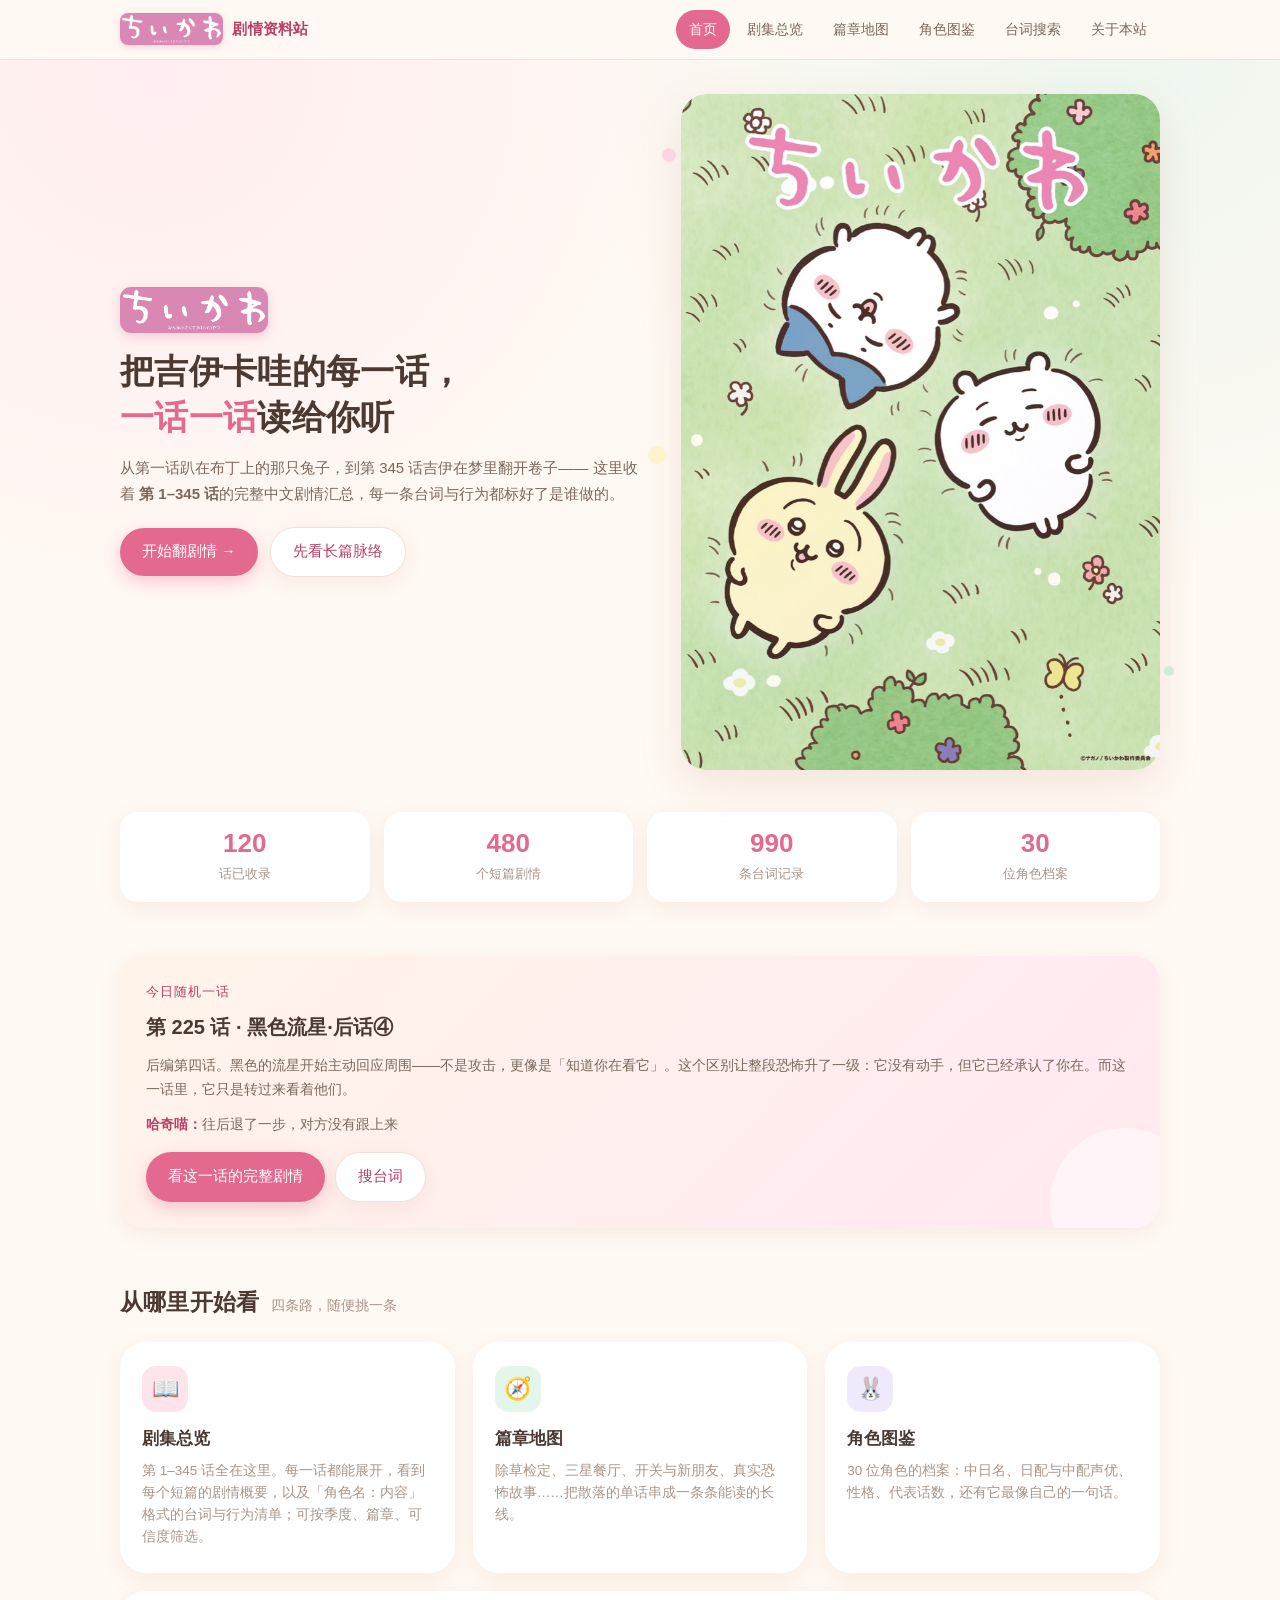
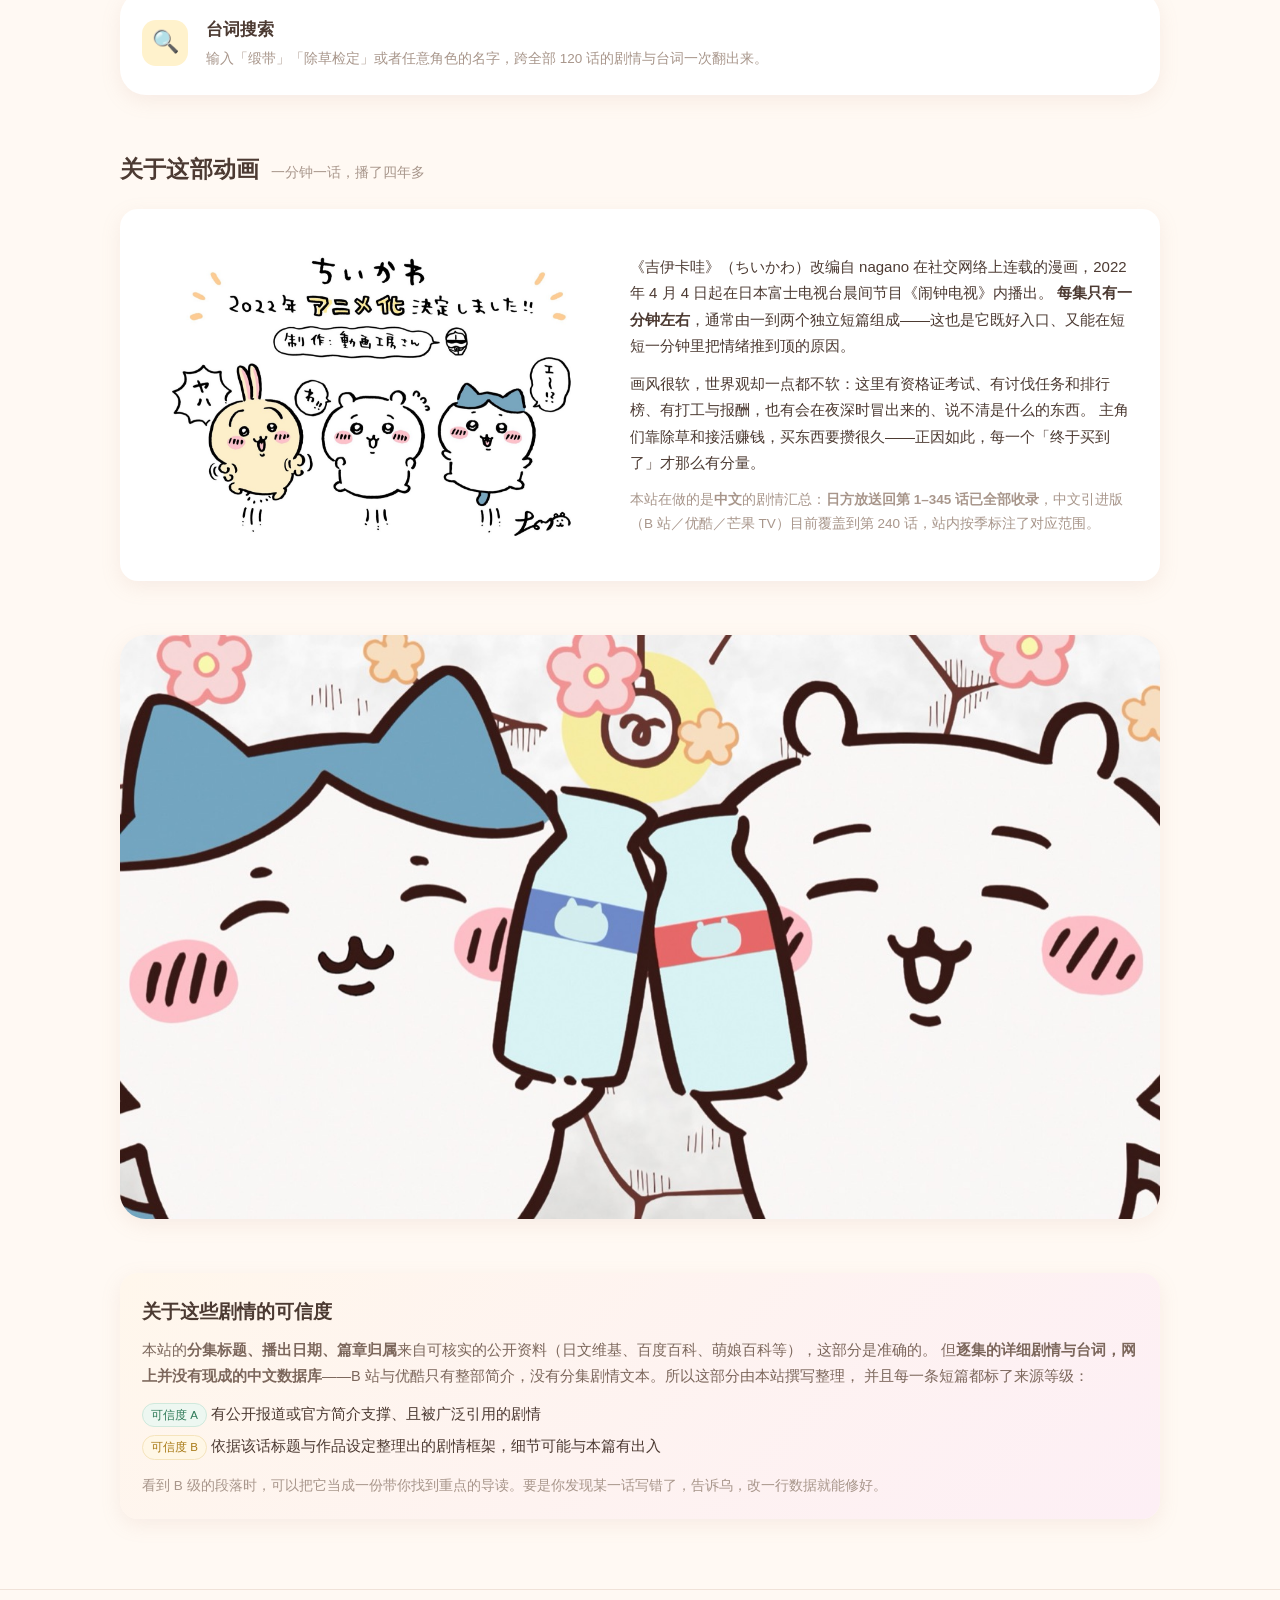
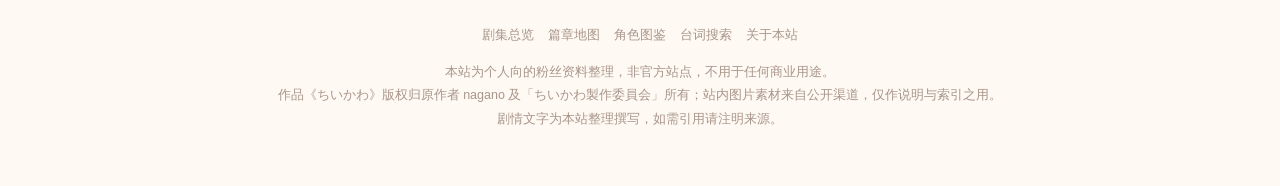
<file: index.html>
<!DOCTYPE html>
<html lang="zh-CN">
<head>
<meta charset="UTF-8">
<meta name="viewport" content="width=device-width,initial-scale=1">
<title>吉伊卡哇 剧情资料站 · ちいかわ</title>
<meta name="description" content="《吉伊卡哇》（ちいかわ）动画第 1–120 话逐集剧情汇总与台词记录，全部中文，含篇章地图、角色图鉴与台词搜索。">
<link rel="icon" href="assets/images/logo-chiikawa.png">
<link rel="stylesheet" href="css/style.css">
</head>
<body>

<nav class="nav"><div class="nav-in">
  <a class="nav-logo" href="index.html">
    <img src="assets/images/logo-chiikawa.png" alt="ちいかわ">
    <span class="lp">剧情资料站</span>
  </a>
  <div class="nav-links">
    <a href="index.html">首页</a>
    <a href="episodes.html">剧集总览</a>
    <a href="arcs.html">篇章地图</a>
    <a href="characters.html">角色图鉴</a>
    <a href="search.html">台词搜索</a>
    <a href="about.html">关于本站</a>
  </div>
</div></nav>

<main class="wrap">

  <section class="hero">
    <div class="hero-txt">
      <img class="hero-logo" src="assets/images/logo-chiikawa.png" alt="ちいかわ">
      <h1>把吉伊卡哇的每一话，<br><em>一话一话</em>读给你听</h1>
      <p>从第一话趴在布丁上的那只兔子，到第 345 话吉伊在梦里翻开卷子——
        这里收着 <b>第 1–345 话</b>的完整中文剧情汇总，每一条台词与行为都标好了是谁做的。</p>
      <a class="btn" href="episodes.html">开始翻剧情 →</a>
      <a class="btn ghost" href="arcs.html" style="margin-left:8px">先看长篇脉络</a>
    </div>
    <div class="hero-art">
      <span class="spark s1"></span><span class="spark s2"></span><span class="spark s3"></span>
      <img class="kv" src="assets/images/hero-kv.jpg" alt="吉伊卡哇 主视觉">
    </div>
  </section>

  <section class="sec" style="margin-top:34px">
    <div class="stats" id="stats"></div>
  </section>

  <section class="sec">
    <div class="today" id="today"></div>
  </section>

  <section class="sec">
    <div class="sec-head">
      <h2>从哪里开始看</h2>
      <span class="sub">四条路，随便挑一条</span>
    </div>
    <div class="entries">
      <a class="entry" href="episodes.html">
        <div class="ic" style="background:#FFE4EC">📖</div>
        <h3>剧集总览</h3>
        <p>第 1–345 话全在这里。每一话都能展开，看到每个短篇的剧情概要，以及「角色名：内容」格式的台词与行为清单；可按季度、篇章、可信度筛选。</p>
      </a>
      <a class="entry" href="arcs.html">
        <div class="ic" style="background:#E4F5EC">🧭</div>
        <h3>篇章地图</h3>
        <p>除草检定、三星餐厅、开关与新朋友、真实恐怖故事……把散落的单话串成一条条能读的长线。</p>
      </a>
      <a class="entry" href="characters.html">
        <div class="ic" style="background:#F0E9FB">🐰</div>
        <h3>角色图鉴</h3>
        <p>30 位角色的档案：中日名、日配与中配声优、性格、代表话数，还有它最像自己的一句话。</p>
      </a>
    </div>
    <a class="entry" href="search.html" style="margin-top:18px;display:flex;align-items:center;gap:18px">
      <div class="ic" style="background:#FFF2CC;margin:0">🔍</div>
      <div>
        <h3 style="margin-bottom:4px">台词搜索</h3>
        <p style="margin:0">输入「缎带」「除草检定」或者任意角色的名字，跨全部 120 话的剧情与台词一次翻出来。</p>
      </div>
    </a>
  </section>

  <section class="sec">
    <div class="sec-head">
      <h2>关于这部动画</h2>
      <span class="sub">一分钟一话，播了四年多</span>
    </div>
    <div class="card" style="display:grid;grid-template-columns:1fr 1.1fr;gap:26px;align-items:center">
      <img src="assets/images/anime-announce.jpg" alt="动画化决定 贺图" style="border-radius:18px">
      <div>
        <p style="margin:0 0 12px">《吉伊卡哇》（ちいかわ）改编自 nagano 在社交网络上连载的漫画，2022 年 4 月 4 日起在日本富士电视台晨间节目《闹钟电视》内播出。
          <b>每集只有一分钟左右</b>，通常由一到两个独立短篇组成——这也是它既好入口、又能在短短一分钟里把情绪推到顶的原因。</p>
        <p style="margin:0 0 12px">画风很软，世界观却一点都不软：这里有资格证考试、有讨伐任务和排行榜、有打工与报酬，也有会在夜深时冒出来的、说不清是什么的东西。
          主角们靠除草和接活赚钱，买东西要攒很久——正因如此，每一个「终于买到了」才那么有分量。</p>
        <p style="margin:0" class="muted">本站在做的是<b>中文</b>的剧情汇总：<b>日方放送回第 1–345 话已全部收录</b>，中文引进版（B 站／优酷／芒果 TV）目前覆盖到第 240 话，站内按季标注了对应范围。</p>
      </div>
    </div>
  </section>

  <section class="sec">
    <img src="assets/images/banner-cheers.jpg" alt="干杯" style="width:100%;border-radius:26px;box-shadow:var(--shadow)">
  </section>

  <section class="sec">
    <div class="card" style="background:linear-gradient(135deg,#FFF7EC,#FDEFF5)">
      <h2 style="margin:0 0 10px;font-size:19px">关于这些剧情的可信度</h2>
      <p style="margin:0 0 12px;color:var(--ink-2);font-size:14.5px">
        本站的<b>分集标题、播出日期、篇章归属</b>来自可核实的公开资料（日文维基、百度百科、萌娘百科等），这部分是准确的。
        但<b>逐集的详细剧情与台词，网上并没有现成的中文数据库</b>——B 站与优酷只有整部简介，没有分集剧情文本。所以这部分由本站撰写整理，
        并且每一条短篇都标了来源等级：</p>
      <p style="margin:0 0 6px"><span class="badge-lv a">可信度 A</span> 有公开报道或官方简介支撑、且被广泛引用的剧情</p>
      <p style="margin:0 0 14px"><span class="badge-lv">可信度 B</span> 依据该话标题与作品设定整理出的剧情框架，细节可能与本篇有出入</p>
      <p style="margin:0" class="muted">看到 B 级的段落时，可以把它当成一份带你找到重点的导读。要是你发现某一话写错了，告诉乌，改一行数据就能修好。</p>
    </div>
  </section>

</main>

<footer>
  <div class="lk">
    <a href="episodes.html">剧集总览</a>
    <a href="arcs.html">篇章地图</a>
    <a href="characters.html">角色图鉴</a>
    <a href="search.html">台词搜索</a>
    <a href="about.html">关于本站</a>
  </div>
  <p>本站为个人向的粉丝资料整理，非官方站点，不用于任何商业用途。<br>
  作品《ちいかわ》版权归原作者 nagano 及「ちいかわ製作委員会」所有；站内图片素材来自公开渠道，仅作说明与索引之用。<br>
  剧情文字为本站整理撰写，如需引用请注明来源。</p>
</footer>

<script src="js/data-characters.js"></script>
<script src="js/data-arcs.js"></script>
<script src="js/episodes-01-40.js"></script>
<script src="js/episodes-41-80.js"></script>
<script src="js/episodes-81-120.js"></script>
<script src="js/episodes-121-160.js"></script>
<script src="js/episodes-161-200.js"></script>
<script src="js/episodes-201-240.js"></script>
<script src="js/episodes-241-280.js"></script>
<script src="js/episodes-281-320.js"></script>
<script src="js/episodes-321-345.js"></script>
<script src="js/app.js"></script>
</body>
</html>
</file>
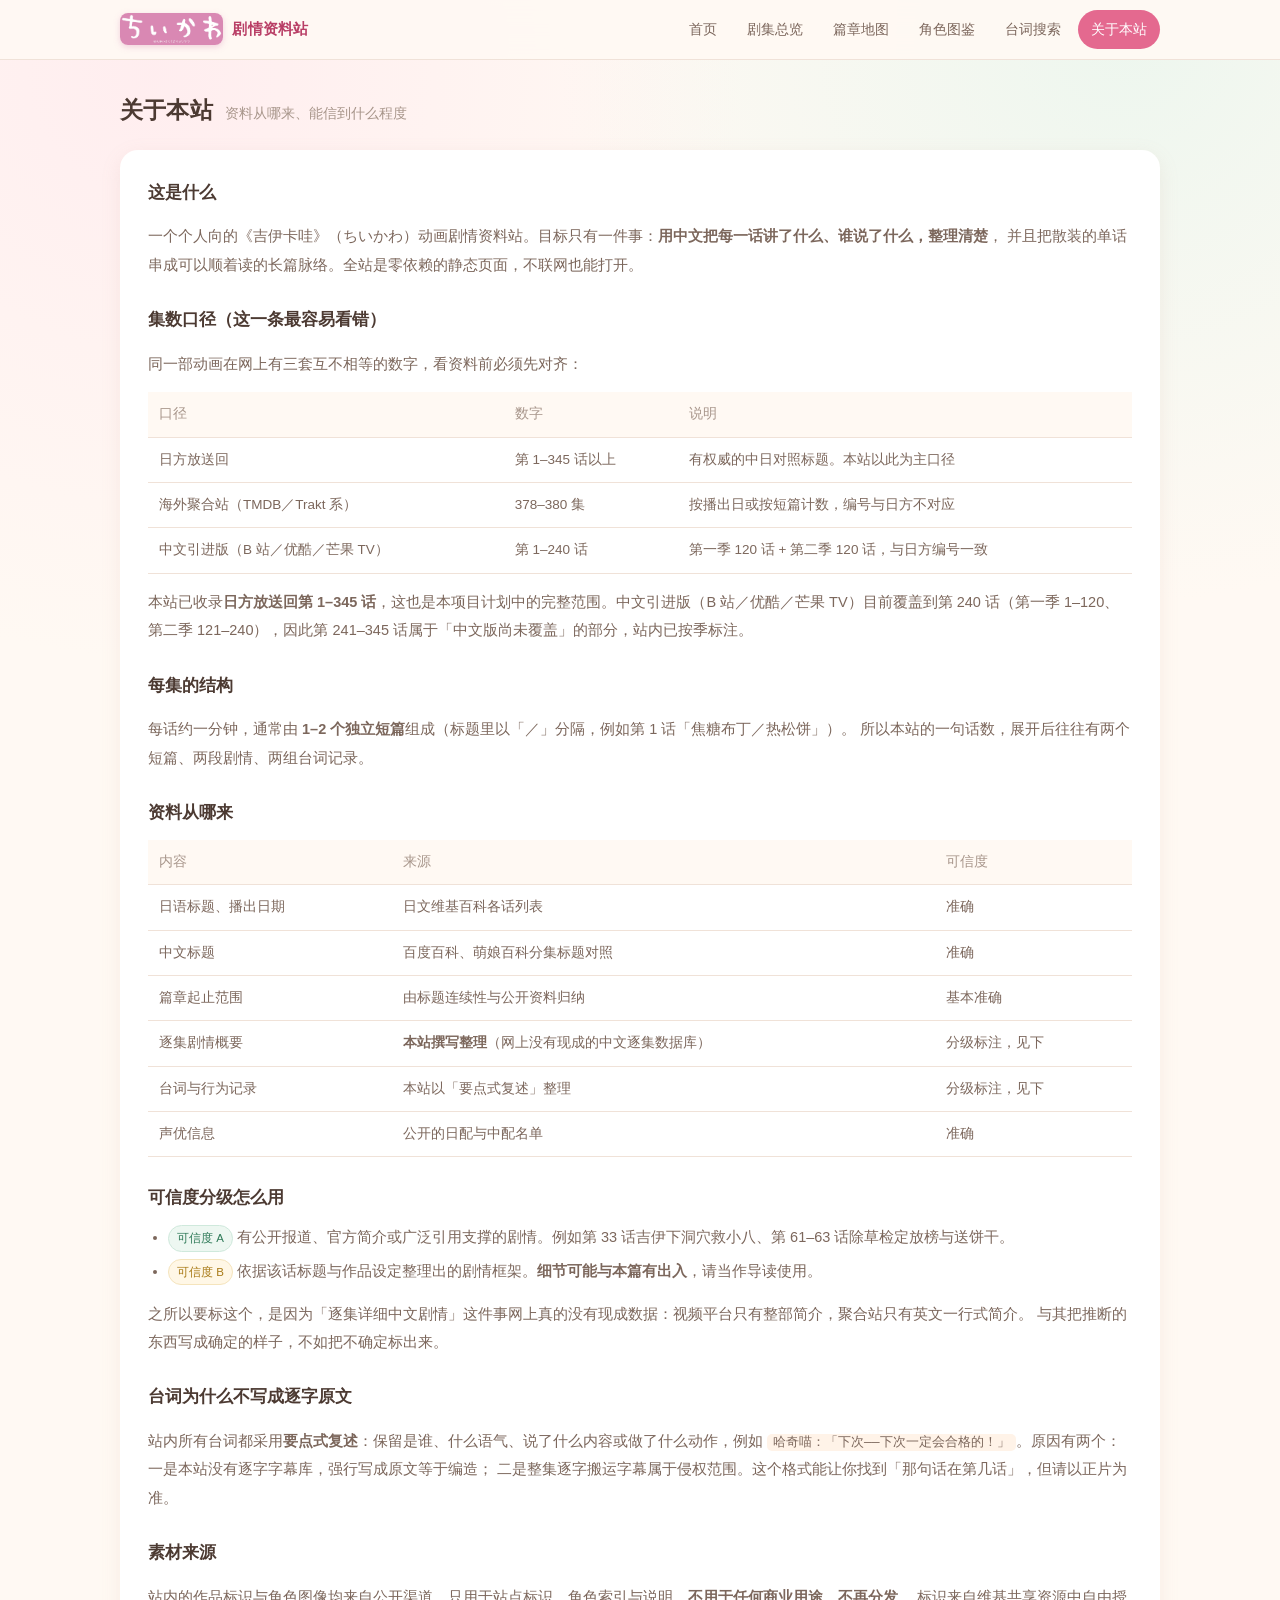
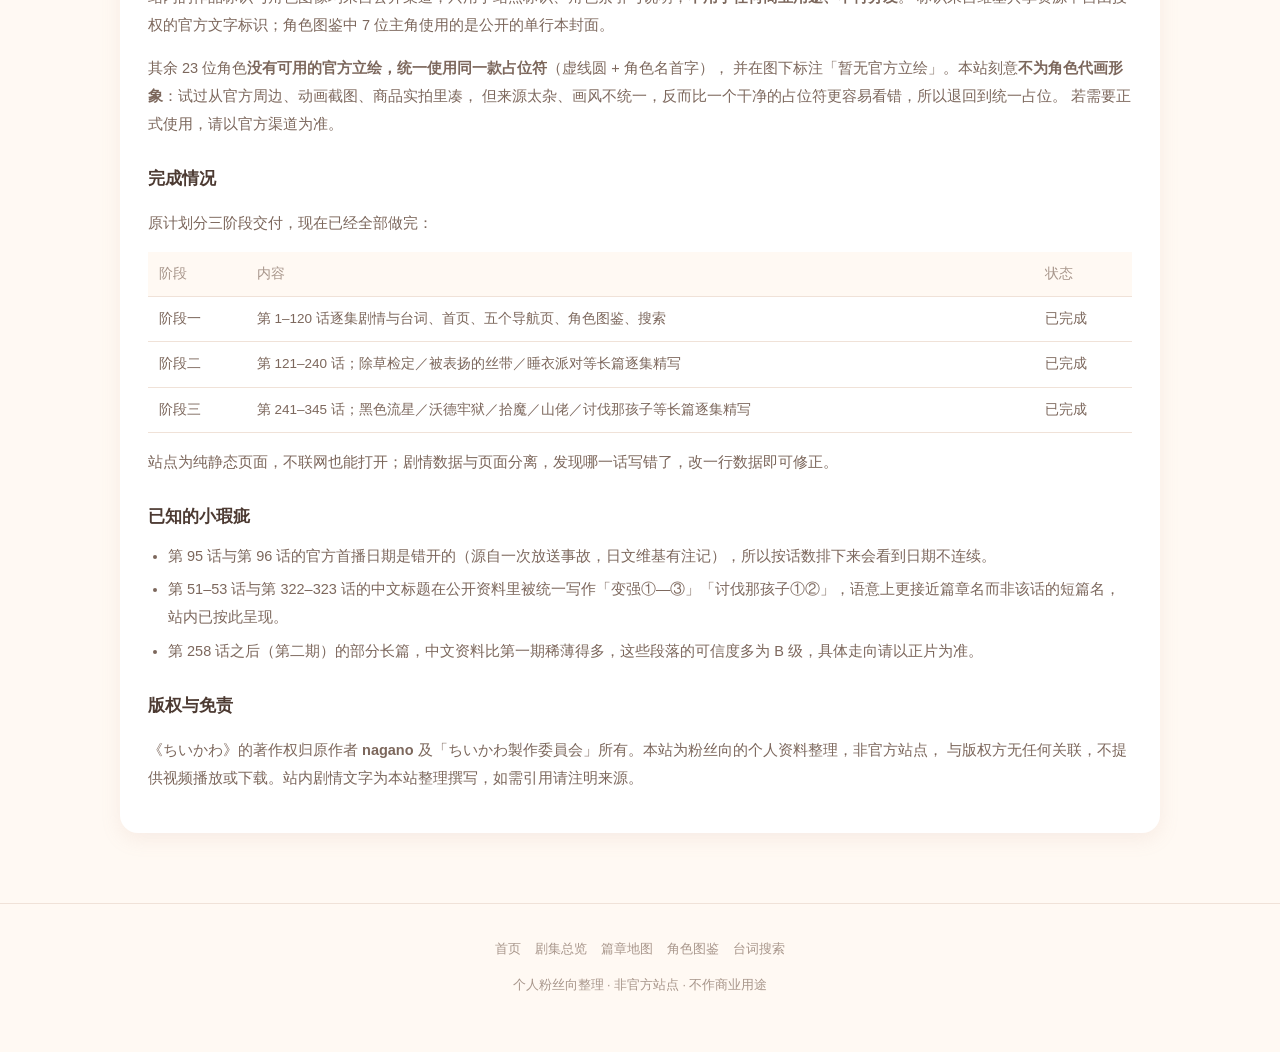
<file: about.html>
<!DOCTYPE html>
<html lang="zh-CN">
<head>
<meta charset="UTF-8">
<meta name="viewport" content="width=device-width,initial-scale=1">
<title>关于本站 · 吉伊卡哇 剧情资料站</title>
<link rel="icon" href="assets/images/logo-chiikawa.png">
<link rel="stylesheet" href="css/style.css">
</head>
<body>

<nav class="nav"><div class="nav-in">
  <a class="nav-logo" href="index.html">
    <img src="assets/images/logo-chiikawa.png" alt="ちいかわ">
    <span class="lp">剧情资料站</span>
  </a>
  <div class="nav-links">
    <a href="index.html">首页</a>
    <a href="episodes.html">剧集总览</a>
    <a href="arcs.html">篇章地图</a>
    <a href="characters.html">角色图鉴</a>
    <a href="search.html">台词搜索</a>
    <a href="about.html">关于本站</a>
  </div>
</div></nav>

<main class="wrap">

  <section class="sec" style="margin-top:30px">
    <div class="sec-head">
      <h2>关于本站</h2>
      <span class="sub">资料从哪来、能信到什么程度</span>
    </div>

    <div class="prose">

      <h3>这是什么</h3>
      <p>一个个人向的《吉伊卡哇》（ちいかわ）动画剧情资料站。目标只有一件事：<b>用中文把每一话讲了什么、谁说了什么，整理清楚</b>，
      并且把散装的单话串成可以顺着读的长篇脉络。全站是零依赖的静态页面，不联网也能打开。</p>

      <h3>集数口径（这一条最容易看错）</h3>
      <p>同一部动画在网上有三套互不相等的数字，看资料前必须先对齐：</p>
      <table>
        <tr><th>口径</th><th>数字</th><th>说明</th></tr>
        <tr><td>日方放送回</td><td>第 1–345 话以上</td><td>有权威的中日对照标题。本站以此为主口径</td></tr>
        <tr><td>海外聚合站（TMDB／Trakt 系）</td><td>378–380 集</td><td>按播出日或按短篇计数，编号与日方不对应</td></tr>
        <tr><td>中文引进版（B 站／优酷／芒果 TV）</td><td>第 1–240 话</td><td>第一季 120 话 + 第二季 120 话，与日方编号一致</td></tr>
      </table>
      <p>本站已收录<b>日方放送回第 1–345 话</b>，这也是本项目计划中的完整范围。中文引进版（B 站／优酷／芒果 TV）目前覆盖到第 240 话（第一季 1–120、第二季 121–240），因此第 241–345 话属于「中文版尚未覆盖」的部分，站内已按季标注。</p>

      <h3>每集的结构</h3>
      <p>每话约一分钟，通常由 <b>1–2 个独立短篇</b>组成（标题里以「／」分隔，例如第 1 话「焦糖布丁／热松饼」）。
      所以本站的一句话数，展开后往往有两个短篇、两段剧情、两组台词记录。</p>

      <h3>资料从哪来</h3>
      <table>
        <tr><th>内容</th><th>来源</th><th>可信度</th></tr>
        <tr><td>日语标题、播出日期</td><td>日文维基百科各话列表</td><td>准确</td></tr>
        <tr><td>中文标题</td><td>百度百科、萌娘百科分集标题对照</td><td>准确</td></tr>
        <tr><td>篇章起止范围</td><td>由标题连续性与公开资料归纳</td><td>基本准确</td></tr>
        <tr><td>逐集剧情概要</td><td><b>本站撰写整理</b>（网上没有现成的中文逐集数据库）</td><td>分级标注，见下</td></tr>
        <tr><td>台词与行为记录</td><td>本站以「要点式复述」整理</td><td>分级标注，见下</td></tr>
        <tr><td>声优信息</td><td>公开的日配与中配名单</td><td>准确</td></tr>
      </table>

      <h3>可信度分级怎么用</h3>
      <ul>
        <li><span class="badge-lv a">可信度 A</span> 有公开报道、官方简介或广泛引用支撑的剧情。例如第 33 话吉伊下洞穴救小八、第 61–63 话除草检定放榜与送饼干。</li>
        <li><span class="badge-lv">可信度 B</span> 依据该话标题与作品设定整理出的剧情框架。<b>细节可能与本篇有出入</b>，请当作导读使用。</li>
      </ul>
      <p>之所以要标这个，是因为「逐集详细中文剧情」这件事网上真的没有现成数据：视频平台只有整部简介，聚合站只有英文一行式简介。
      与其把推断的东西写成确定的样子，不如把不确定标出来。</p>

      <h3>台词为什么不写成逐字原文</h3>
      <p>站内所有台词都采用<b>要点式复述</b>：保留是谁、什么语气、说了什么内容或做了什么动作，例如
      <code>哈奇喵：「下次——下次一定会合格的！」</code>。原因有两个：一是本站没有逐字字幕库，强行写成原文等于编造；
      二是整集逐字搬运字幕属于侵权范围。这个格式能让你找到「那句话在第几话」，但请以正片为准。</p>

      <h3>素材来源</h3>
      <p>站内的作品标识与角色图像均来自公开渠道，只用于站点标识、角色索引与说明，<b>不用于任何商业用途、不再分发</b>。
      标识来自维基共享资源中自由授权的官方文字标识；角色图鉴中 7 位主角使用的是公开的单行本封面。</p>
      <p>其余 23 位角色<b>没有可用的官方立绘，统一使用同一款占位符</b>（虚线圆 + 角色名首字），
      并在图下标注「暂无官方立绘」。本站刻意<b>不为角色代画形象</b>：试过从官方周边、动画截图、商品实拍里凑，
      但来源太杂、画风不统一，反而比一个干净的占位符更容易看错，所以退回到统一占位。
      若需要正式使用，请以官方渠道为准。</p>

      <h3>完成情况</h3>
      <p>原计划分三阶段交付，现在已经全部做完：</p>
      <table>
        <tr><th>阶段</th><th>内容</th><th>状态</th></tr>
        <tr><td>阶段一</td><td>第 1–120 话逐集剧情与台词、首页、五个导航页、角色图鉴、搜索</td><td>已完成</td></tr>
        <tr><td>阶段二</td><td>第 121–240 话；除草检定／被表扬的丝带／睡衣派对等长篇逐集精写</td><td>已完成</td></tr>
        <tr><td>阶段三</td><td>第 241–345 话；黑色流星／沃德牢狱／拾魔／山佬／讨伐那孩子等长篇逐集精写</td><td>已完成</td></tr>
      </table>
      <p>站点为纯静态页面，不联网也能打开；剧情数据与页面分离，发现哪一话写错了，改一行数据即可修正。</p>

      <h3>已知的小瑕疵</h3>
      <ul>
        <li>第 95 话与第 96 话的官方首播日期是错开的（源自一次放送事故，日文维基有注记），所以按话数排下来会看到日期不连续。</li>
        <li>第 51–53 话与第 322–323 话的中文标题在公开资料里被统一写作「变强①—③」「讨伐那孩子①②」，语意上更接近篇章名而非该话的短篇名，站内已按此呈现。</li>
        <li>第 258 话之后（第二期）的部分长篇，中文资料比第一期稀薄得多，这些段落的可信度多为 B 级，具体走向请以正片为准。</li>
      </ul>

      <h3>版权与免责</h3>
      <p>《ちいかわ》的著作权归原作者 <b>nagano</b> 及「ちいかわ製作委員会」所有。本站为粉丝向的个人资料整理，非官方站点，
      与版权方无任何关联，不提供视频播放或下载。站内剧情文字为本站整理撰写，如需引用请注明来源。</p>

    </div>
  </section>

</main>

<footer>
  <div class="lk">
    <a href="index.html">首页</a>
    <a href="episodes.html">剧集总览</a>
    <a href="arcs.html">篇章地图</a>
    <a href="characters.html">角色图鉴</a>
    <a href="search.html">台词搜索</a>
  </div>
  <p>个人粉丝向整理 · 非官方站点 · 不作商业用途</p>
</footer>

<script src="js/data-characters.js"></script>
<script src="js/data-arcs.js"></script>
<script src="js/episodes-01-40.js"></script>
<script src="js/episodes-41-80.js"></script>
<script src="js/episodes-81-120.js"></script>
<script src="js/episodes-121-160.js"></script>
<script src="js/episodes-161-200.js"></script>
<script src="js/episodes-201-240.js"></script>
<script src="js/episodes-241-280.js"></script>
<script src="js/episodes-281-320.js"></script>
<script src="js/episodes-321-345.js"></script>
<script src="js/app.js"></script>
</body>
</html>
</file>
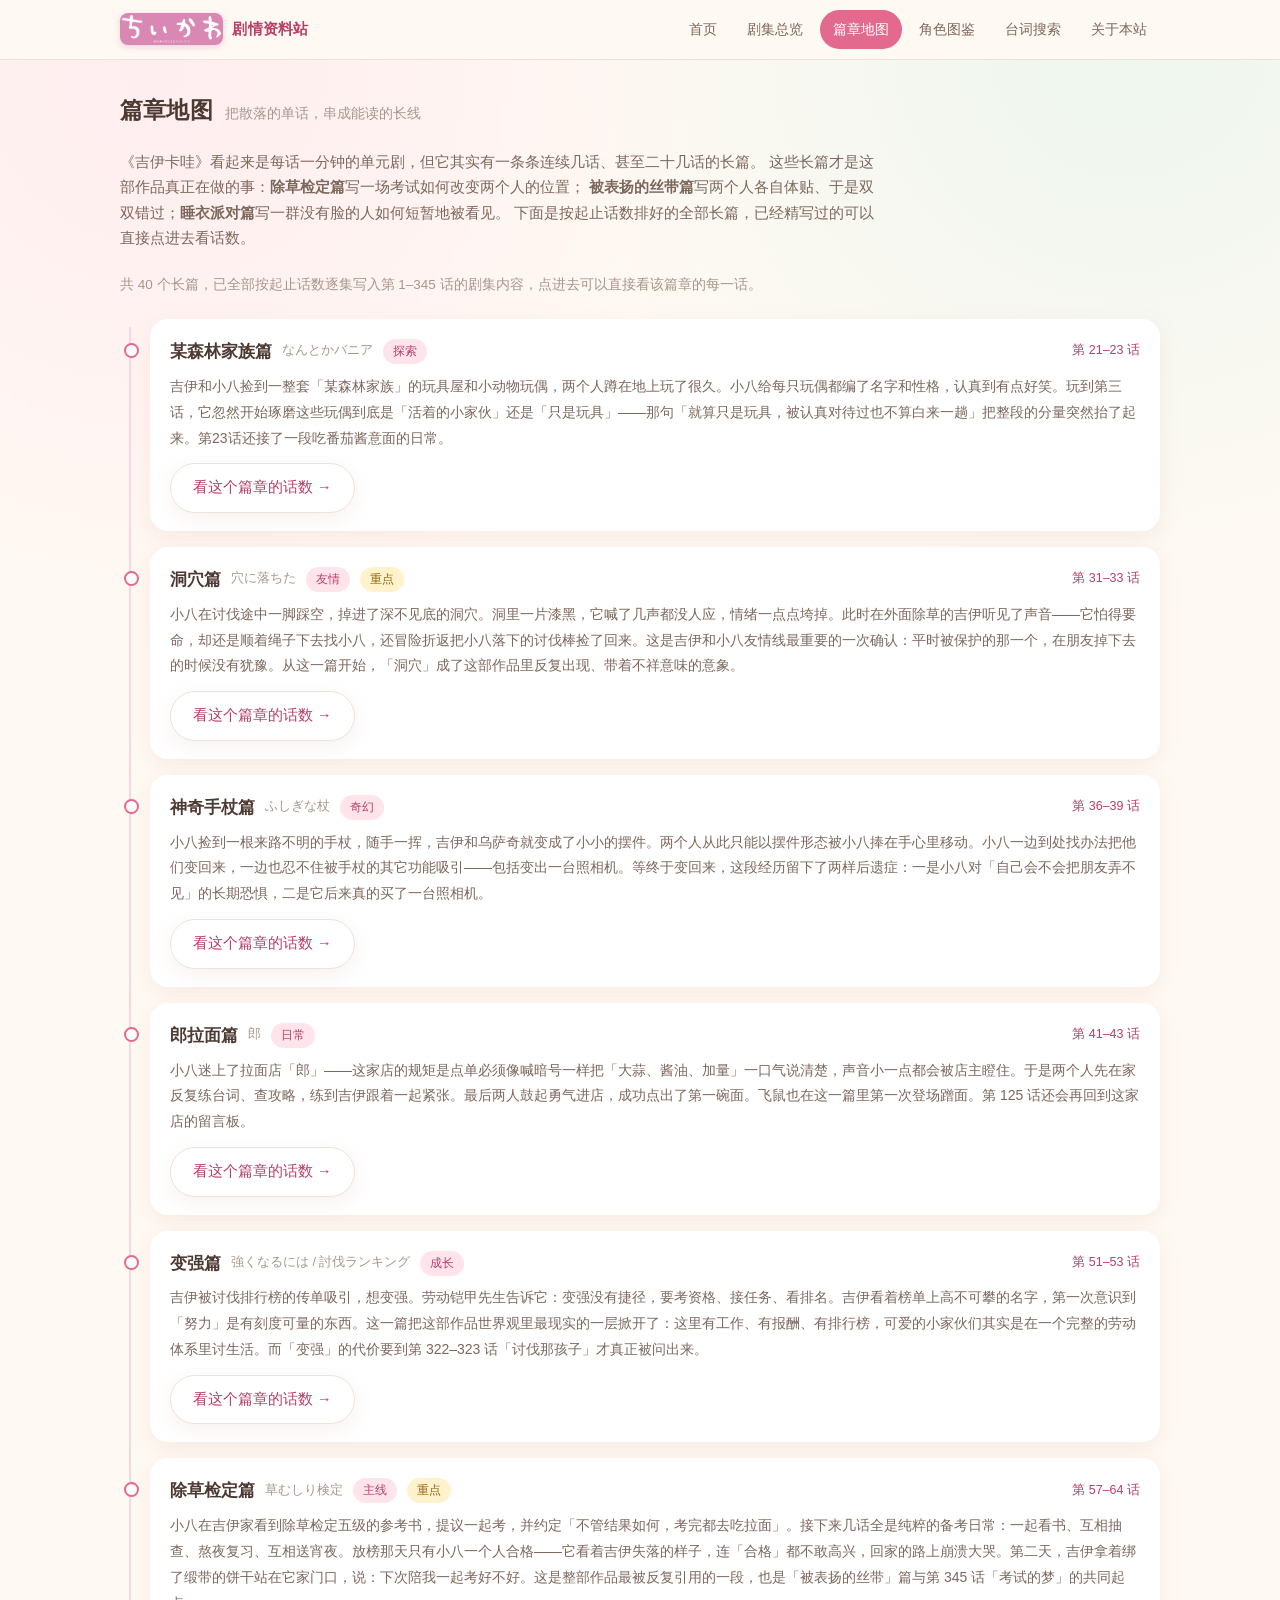
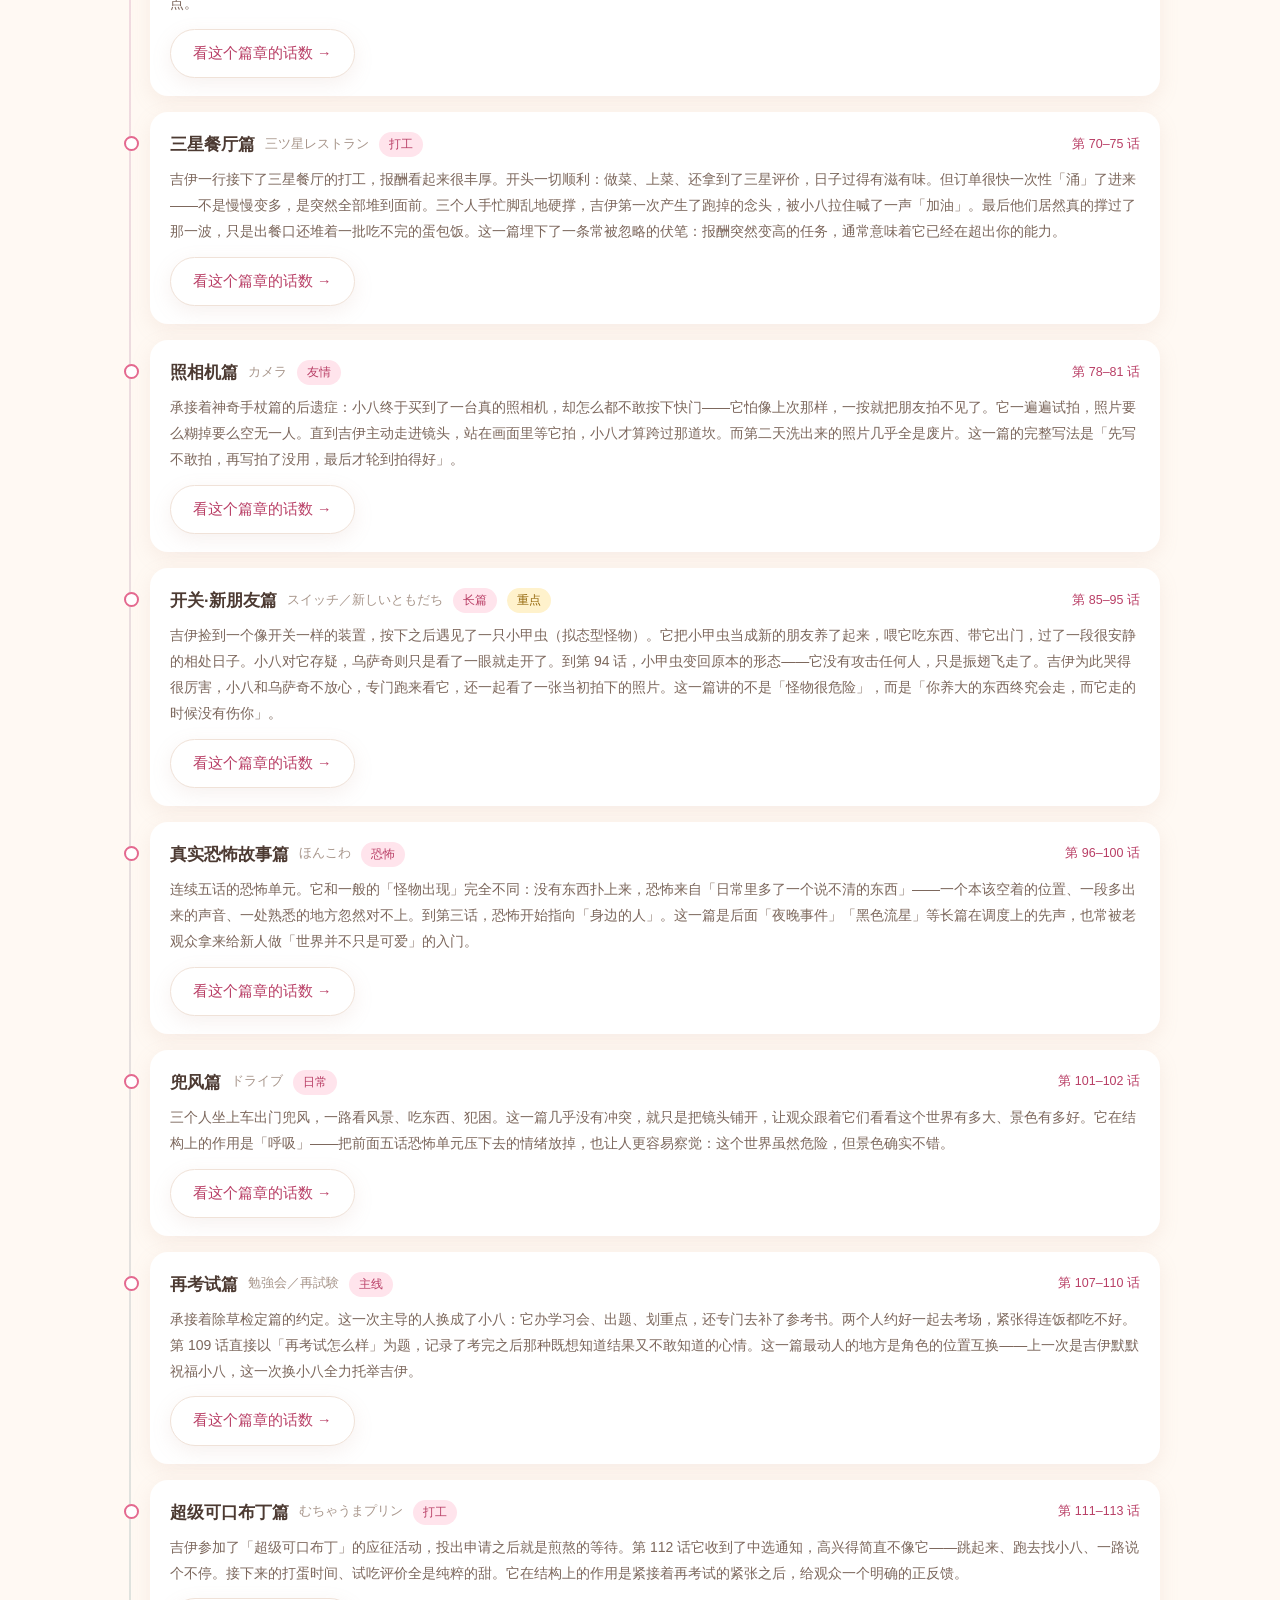
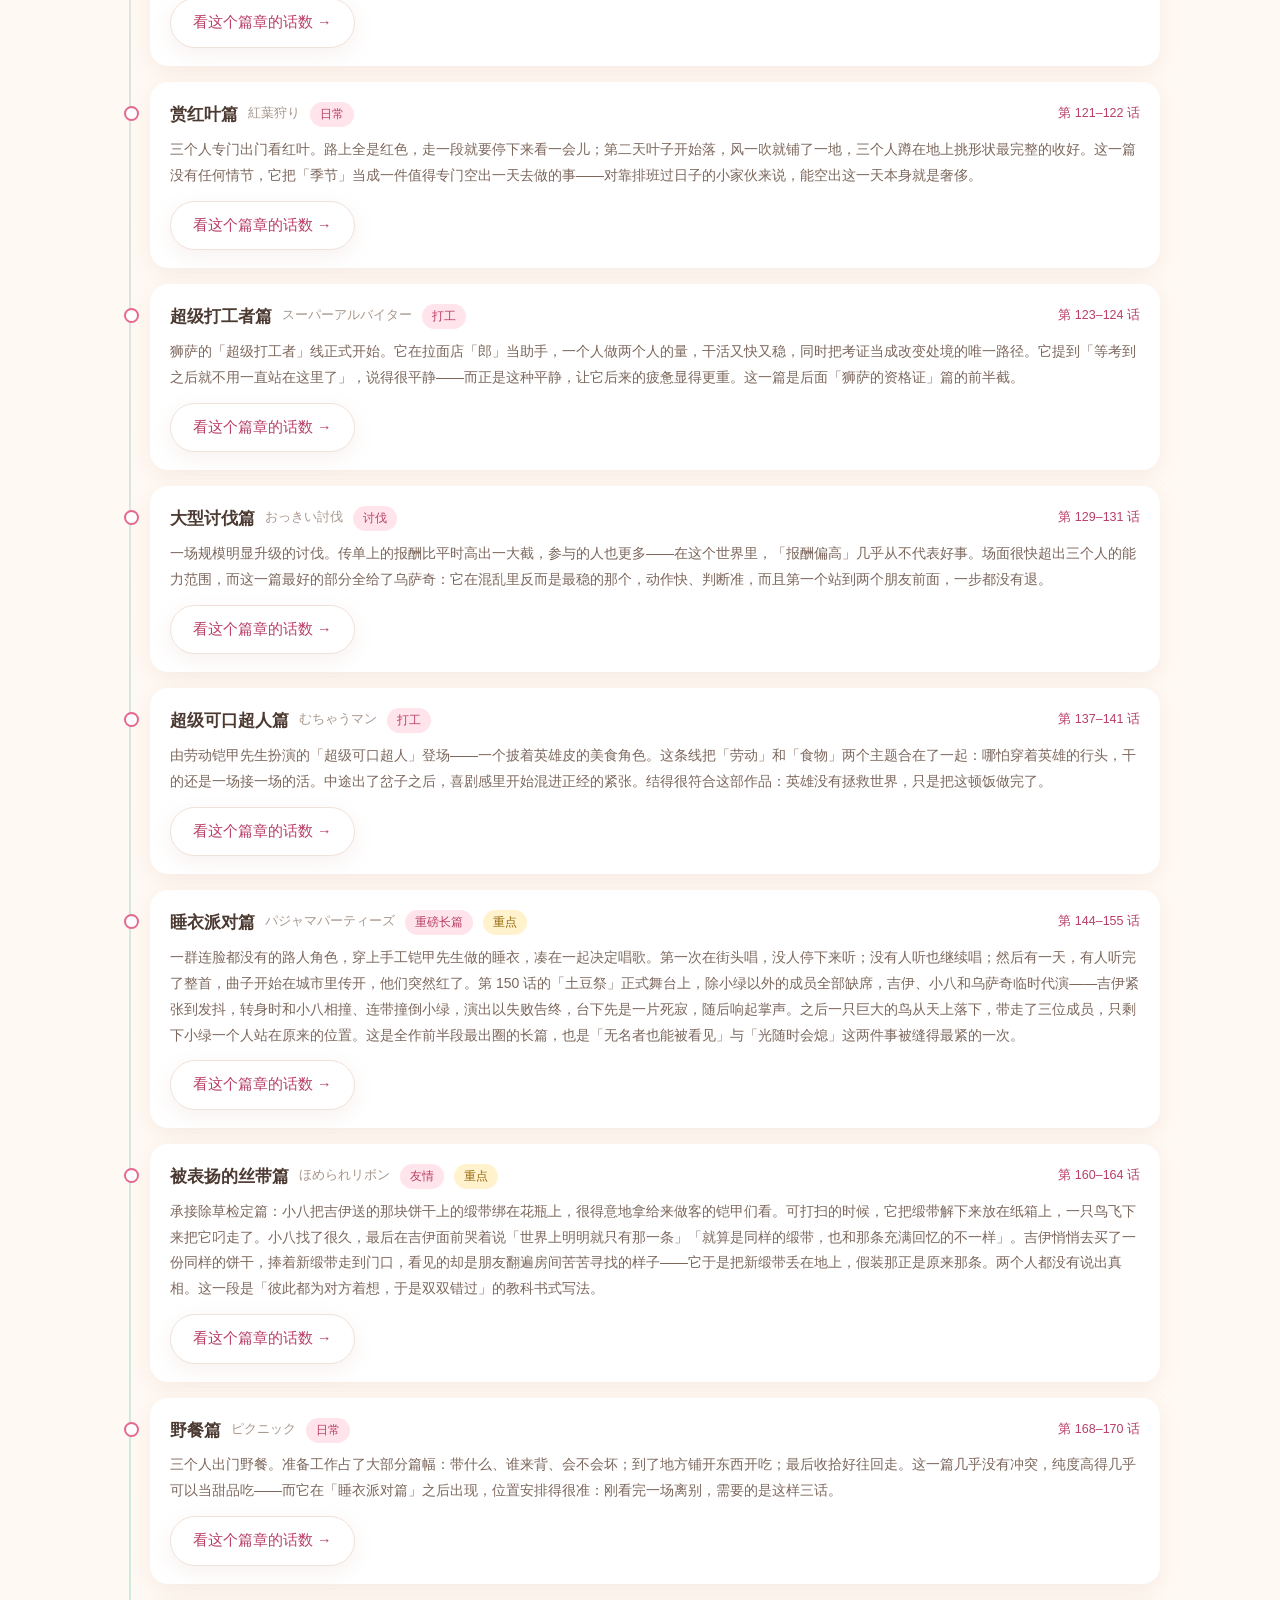
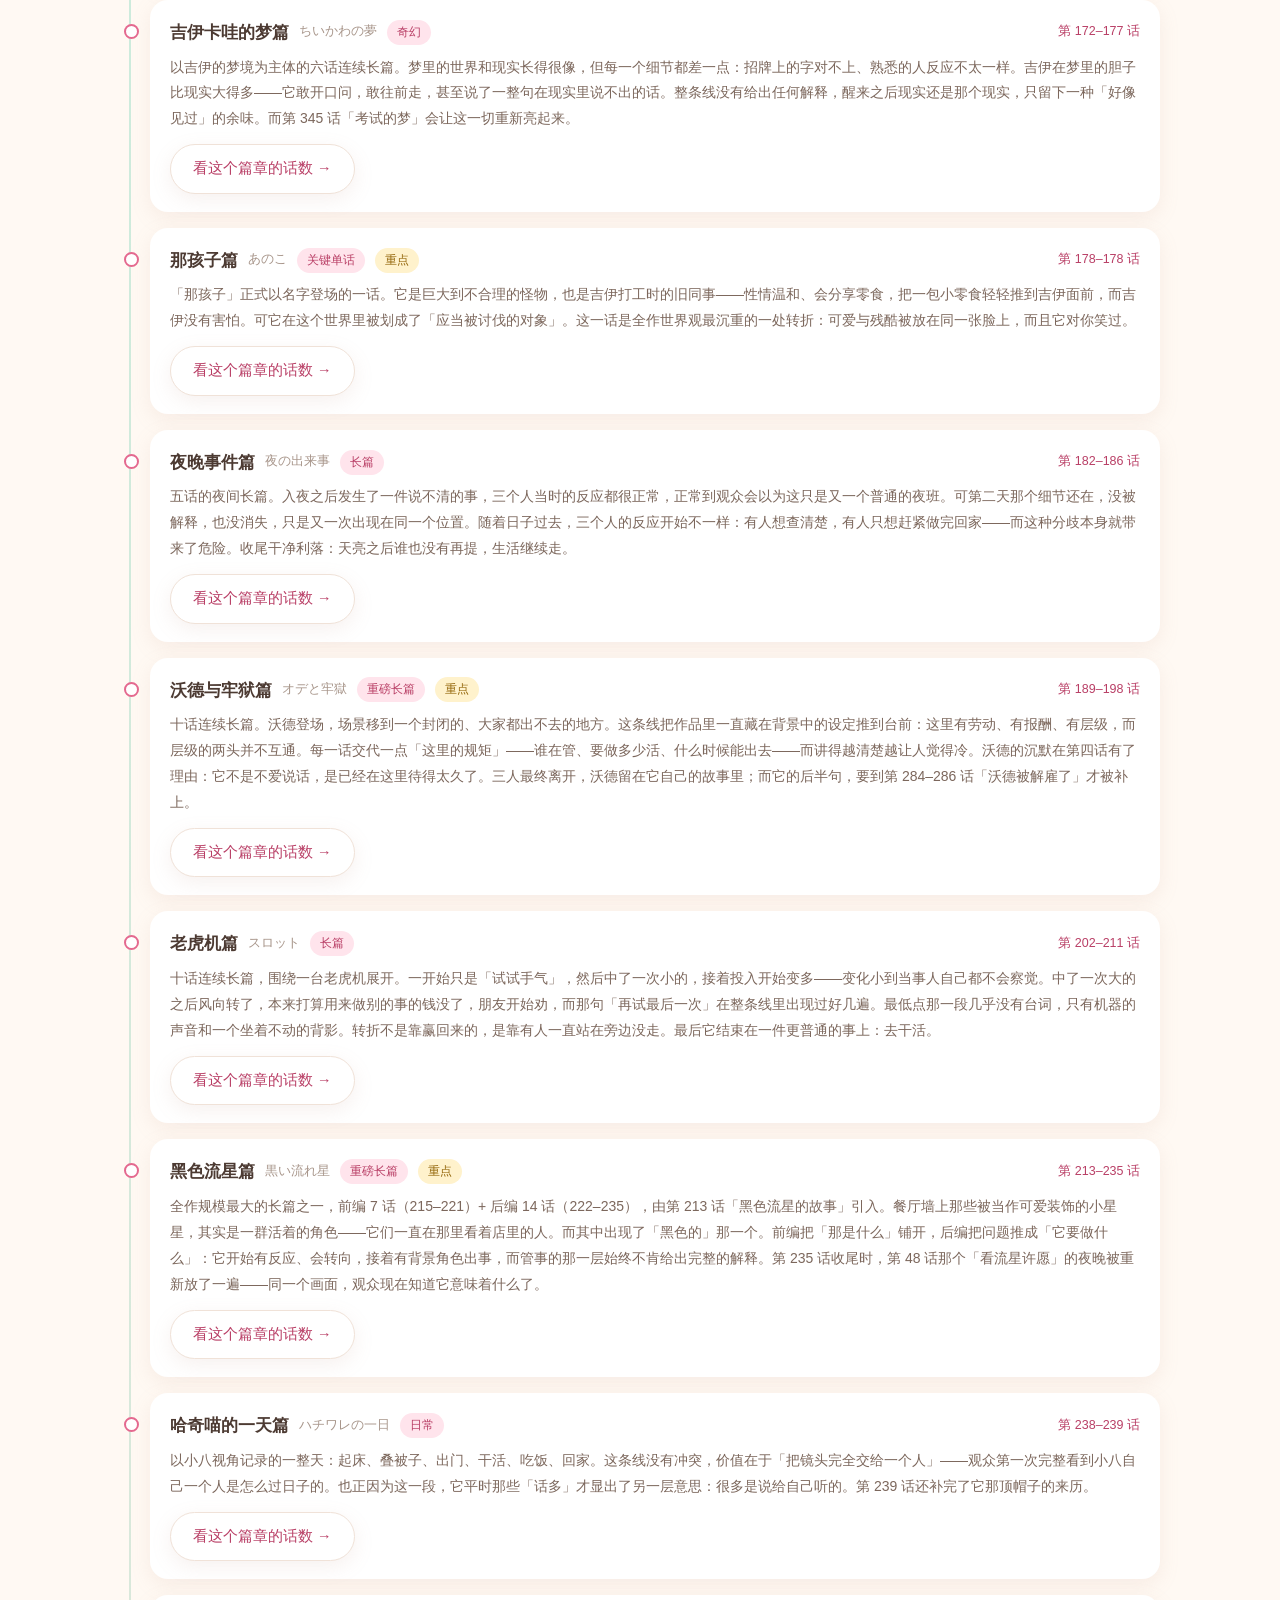
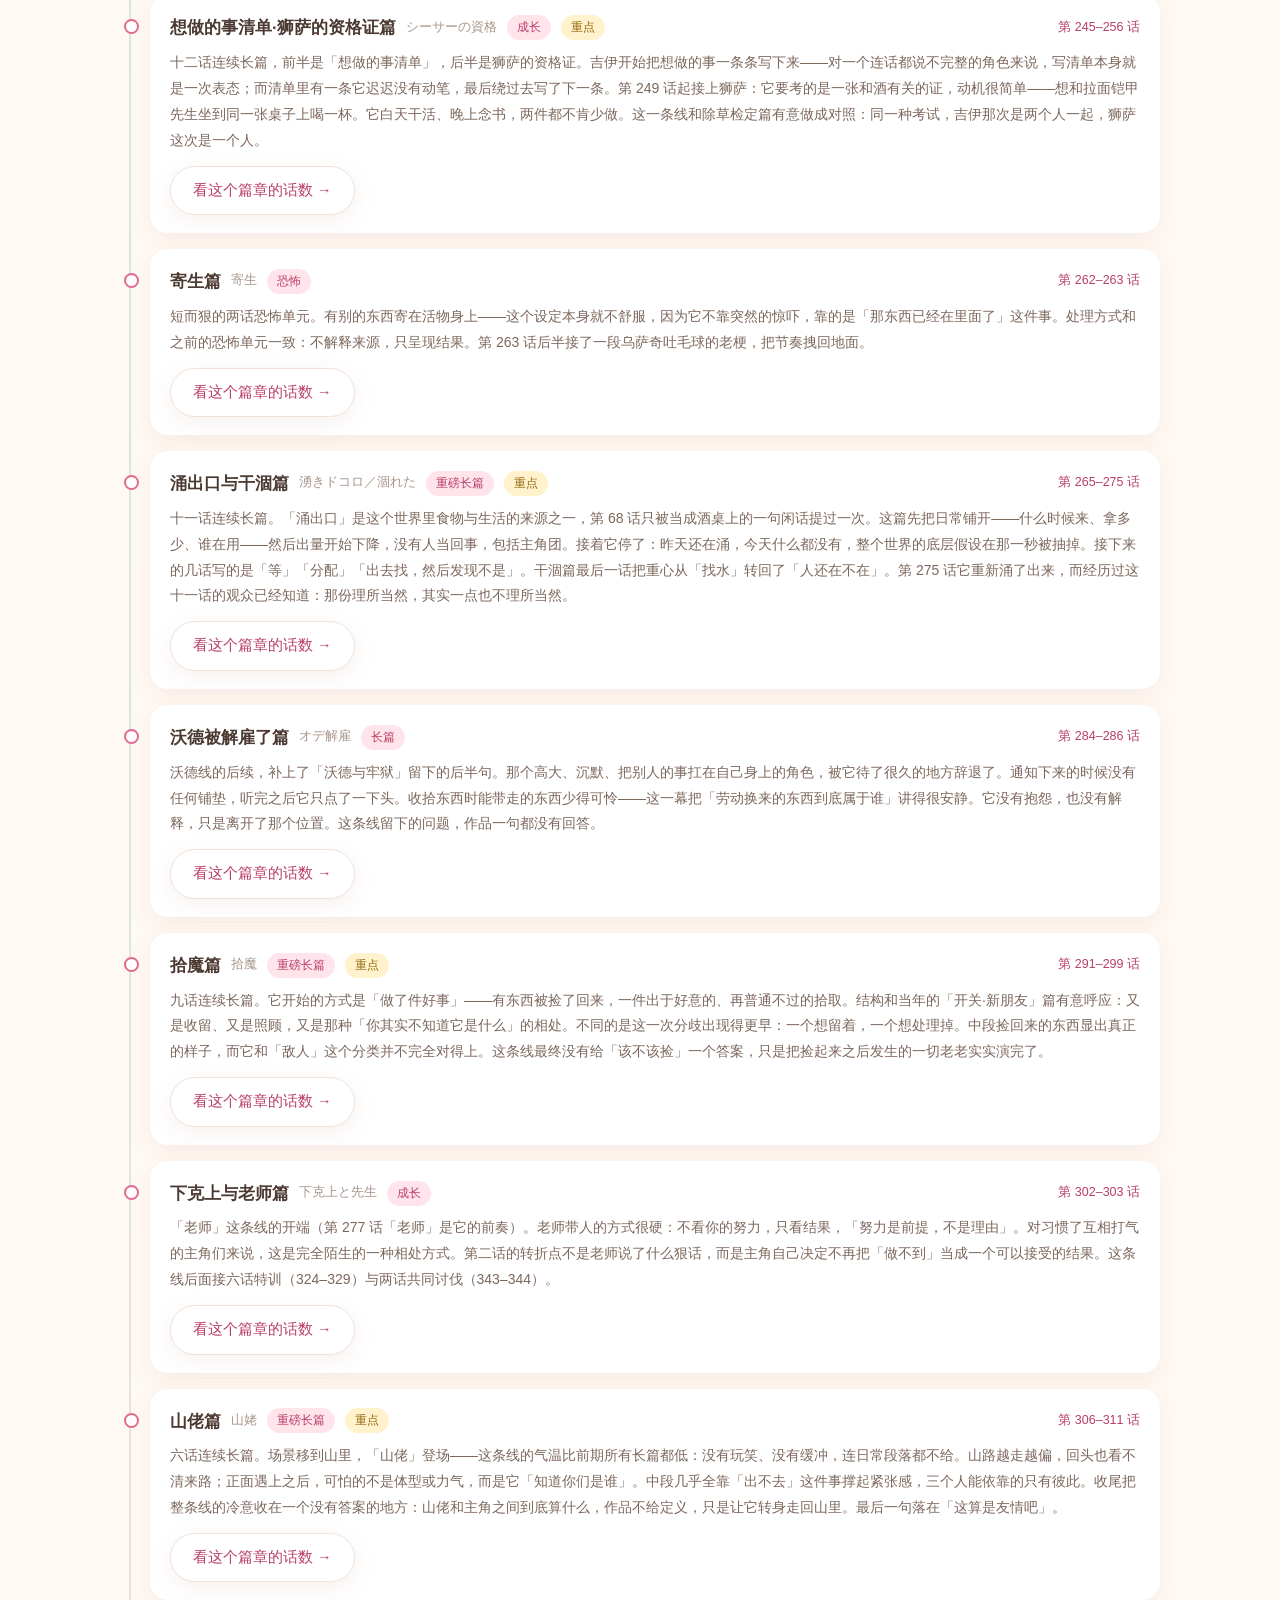
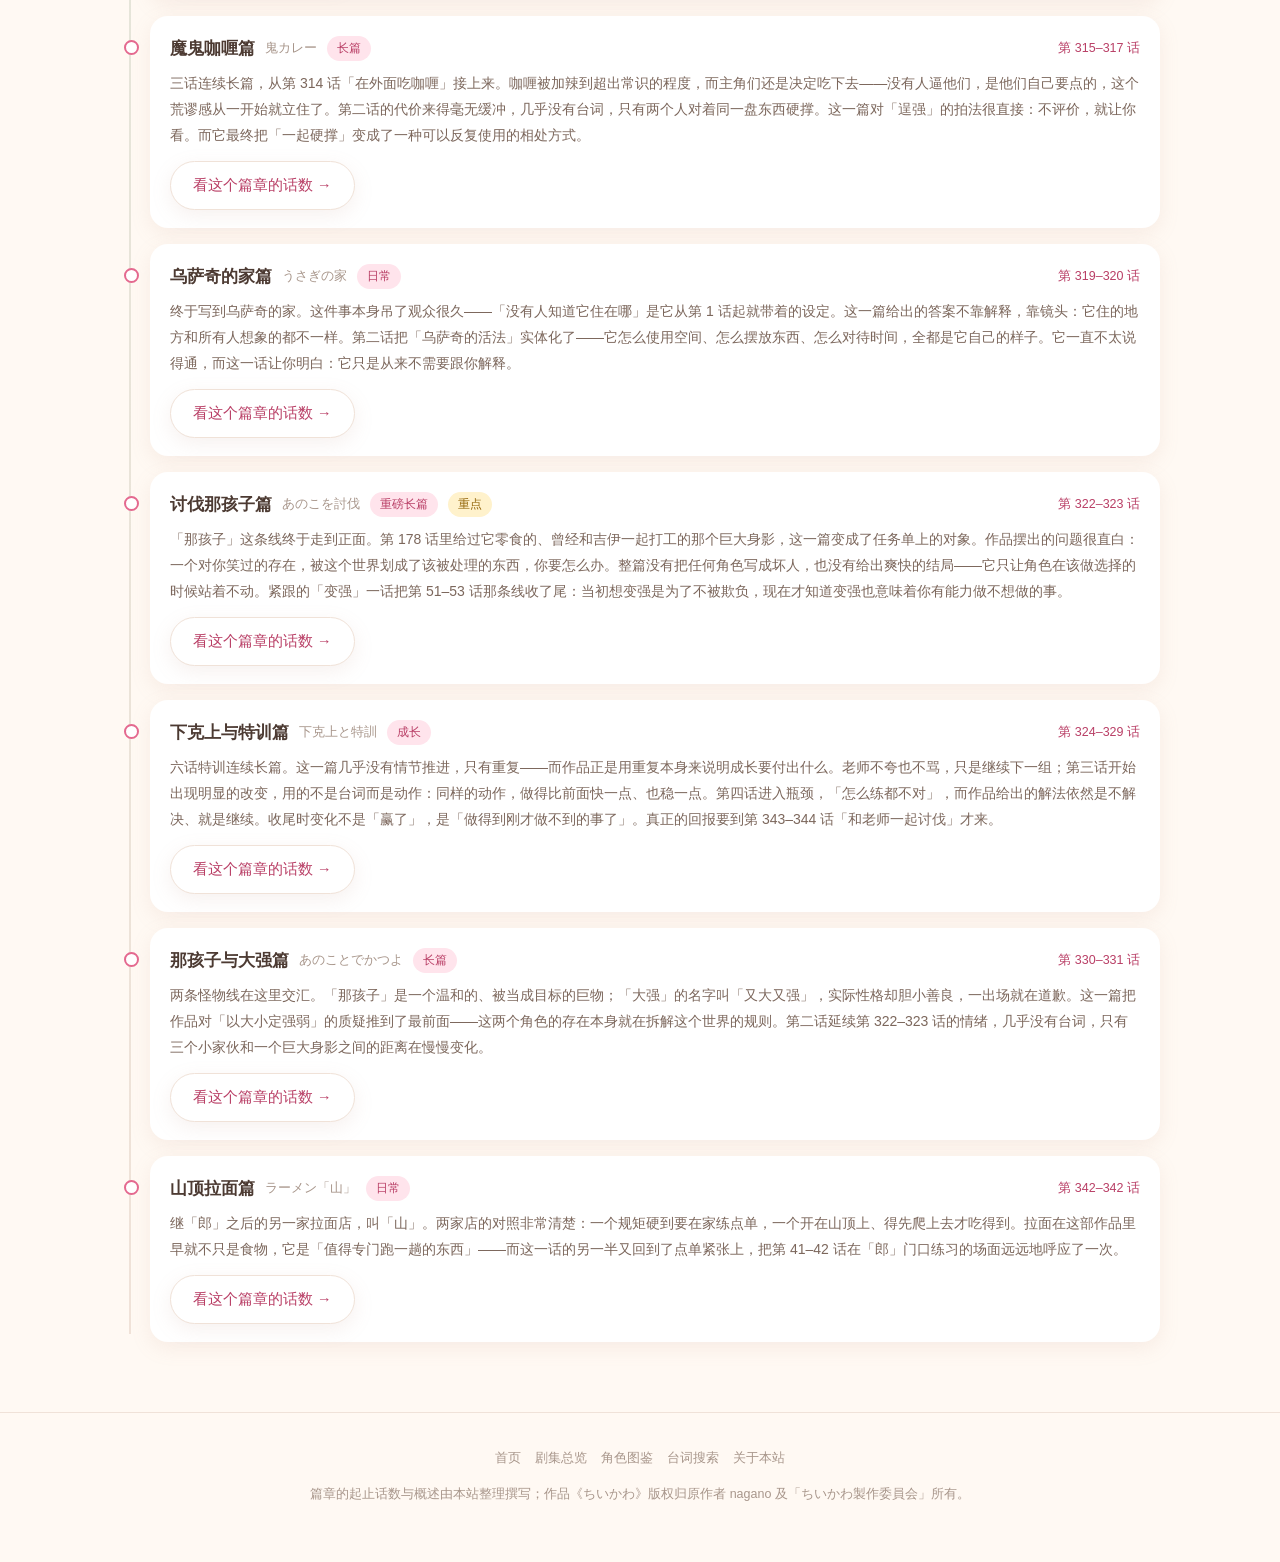
<file: arcs.html>
<!DOCTYPE html>
<html lang="zh-CN">
<head>
<meta charset="UTF-8">
<meta name="viewport" content="width=device-width,initial-scale=1">
<title>篇章地图 · 吉伊卡哇 剧情资料站</title>
<link rel="icon" href="assets/images/logo-chiikawa.png">
<link rel="stylesheet" href="css/style.css">
</head>
<body>

<nav class="nav"><div class="nav-in">
  <a class="nav-logo" href="index.html">
    <img src="assets/images/logo-chiikawa.png" alt="ちいかわ">
    <span class="lp">剧情资料站</span>
  </a>
  <div class="nav-links">
    <a href="index.html">首页</a>
    <a href="episodes.html">剧集总览</a>
    <a href="arcs.html">篇章地图</a>
    <a href="characters.html">角色图鉴</a>
    <a href="search.html">台词搜索</a>
    <a href="about.html">关于本站</a>
  </div>
</div></nav>

<main class="wrap">

  <section class="sec" style="margin-top:30px">
    <div class="sec-head">
      <h2>篇章地图</h2>
      <span class="sub">把散落的单话，串成能读的长线</span>
    </div>
    <p style="margin:0 0 22px;color:var(--ink-2);font-size:14.5px;max-width:760px">
      《吉伊卡哇》看起来是每话一分钟的单元剧，但它其实有一条条连续几话、甚至二十几话的长篇。
      这些长篇才是这部作品真正在做的事：<b>除草检定篇</b>写一场考试如何改变两个人的位置；
      <b>被表扬的丝带篇</b>写两个人各自体贴、于是双双错过；<b>睡衣派对篇</b>写一群没有脸的人如何短暂地被看见。
      下面是按起止话数排好的全部长篇，已经精写过的可以直接点进去看话数。
    </p>
    <p class="muted" id="arc-note" style="margin:0 0 22px"></p>
    <div class="arc-list" id="arc-list"></div>
  </section>

</main>

<footer>
  <div class="lk">
    <a href="index.html">首页</a>
    <a href="episodes.html">剧集总览</a>
    <a href="characters.html">角色图鉴</a>
    <a href="search.html">台词搜索</a>
    <a href="about.html">关于本站</a>
  </div>
  <p>篇章的起止话数与概述由本站整理撰写；作品《ちいかわ》版权归原作者 nagano 及「ちいかわ製作委員会」所有。</p>
</footer>

<script src="js/data-characters.js"></script>
<script src="js/data-arcs.js"></script>
<script src="js/episodes-01-40.js"></script>
<script src="js/episodes-41-80.js"></script>
<script src="js/episodes-81-120.js"></script>
<script src="js/episodes-121-160.js"></script>
<script src="js/episodes-161-200.js"></script>
<script src="js/episodes-201-240.js"></script>
<script src="js/episodes-241-280.js"></script>
<script src="js/episodes-281-320.js"></script>
<script src="js/episodes-321-345.js"></script>
<script src="js/app.js"></script>
</body>
</html>
</file>
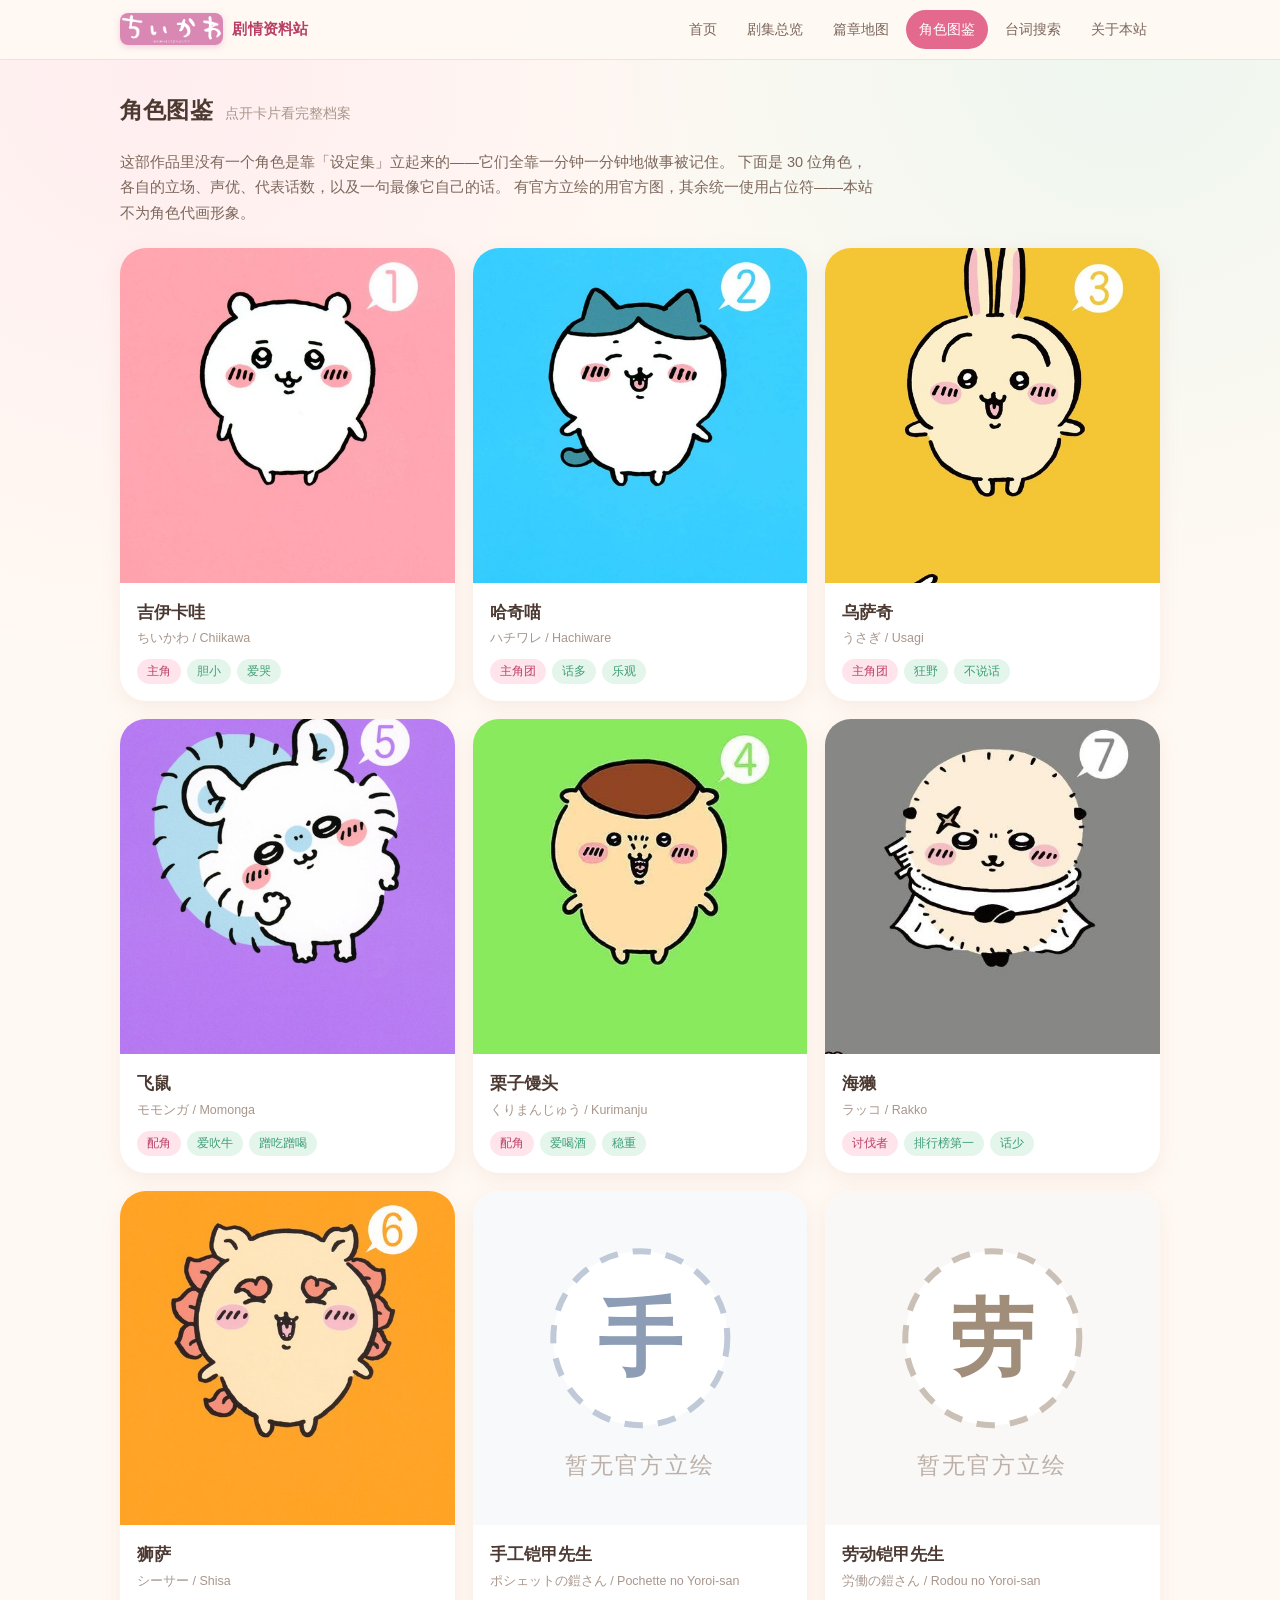
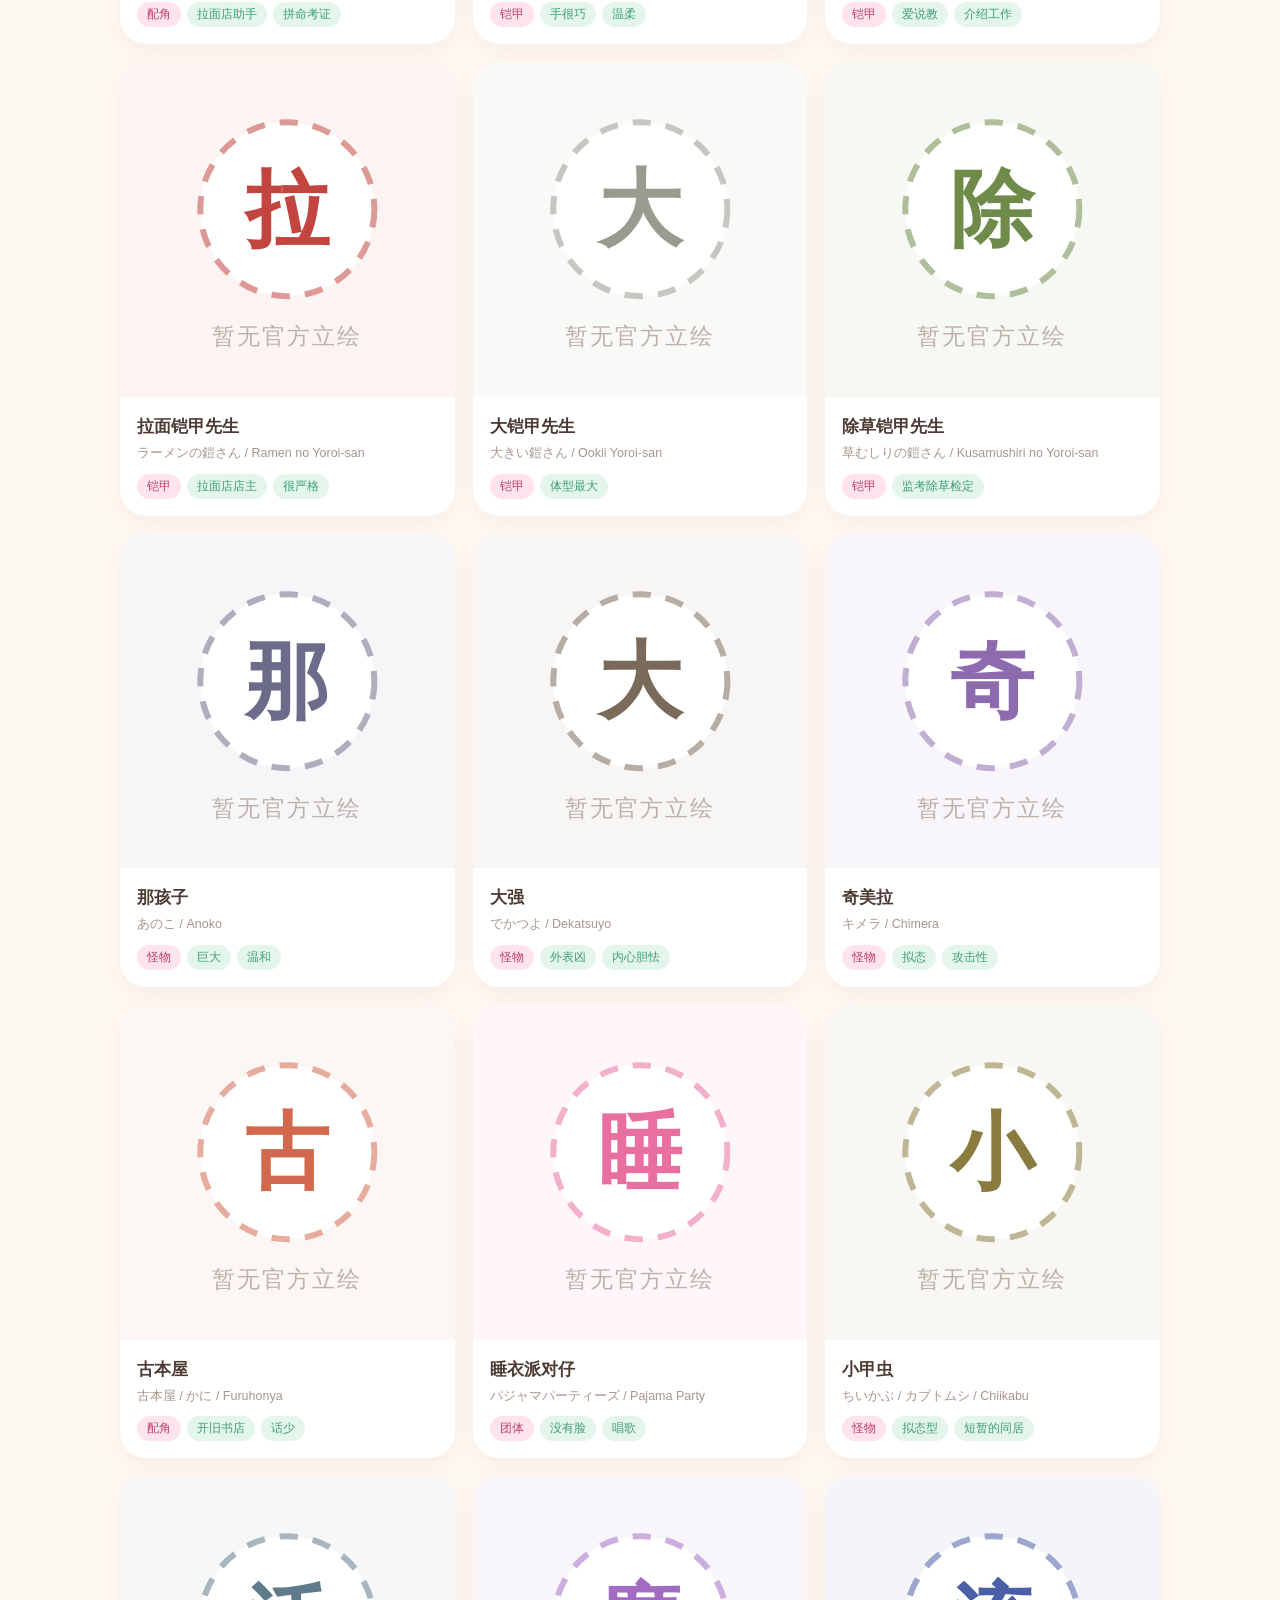
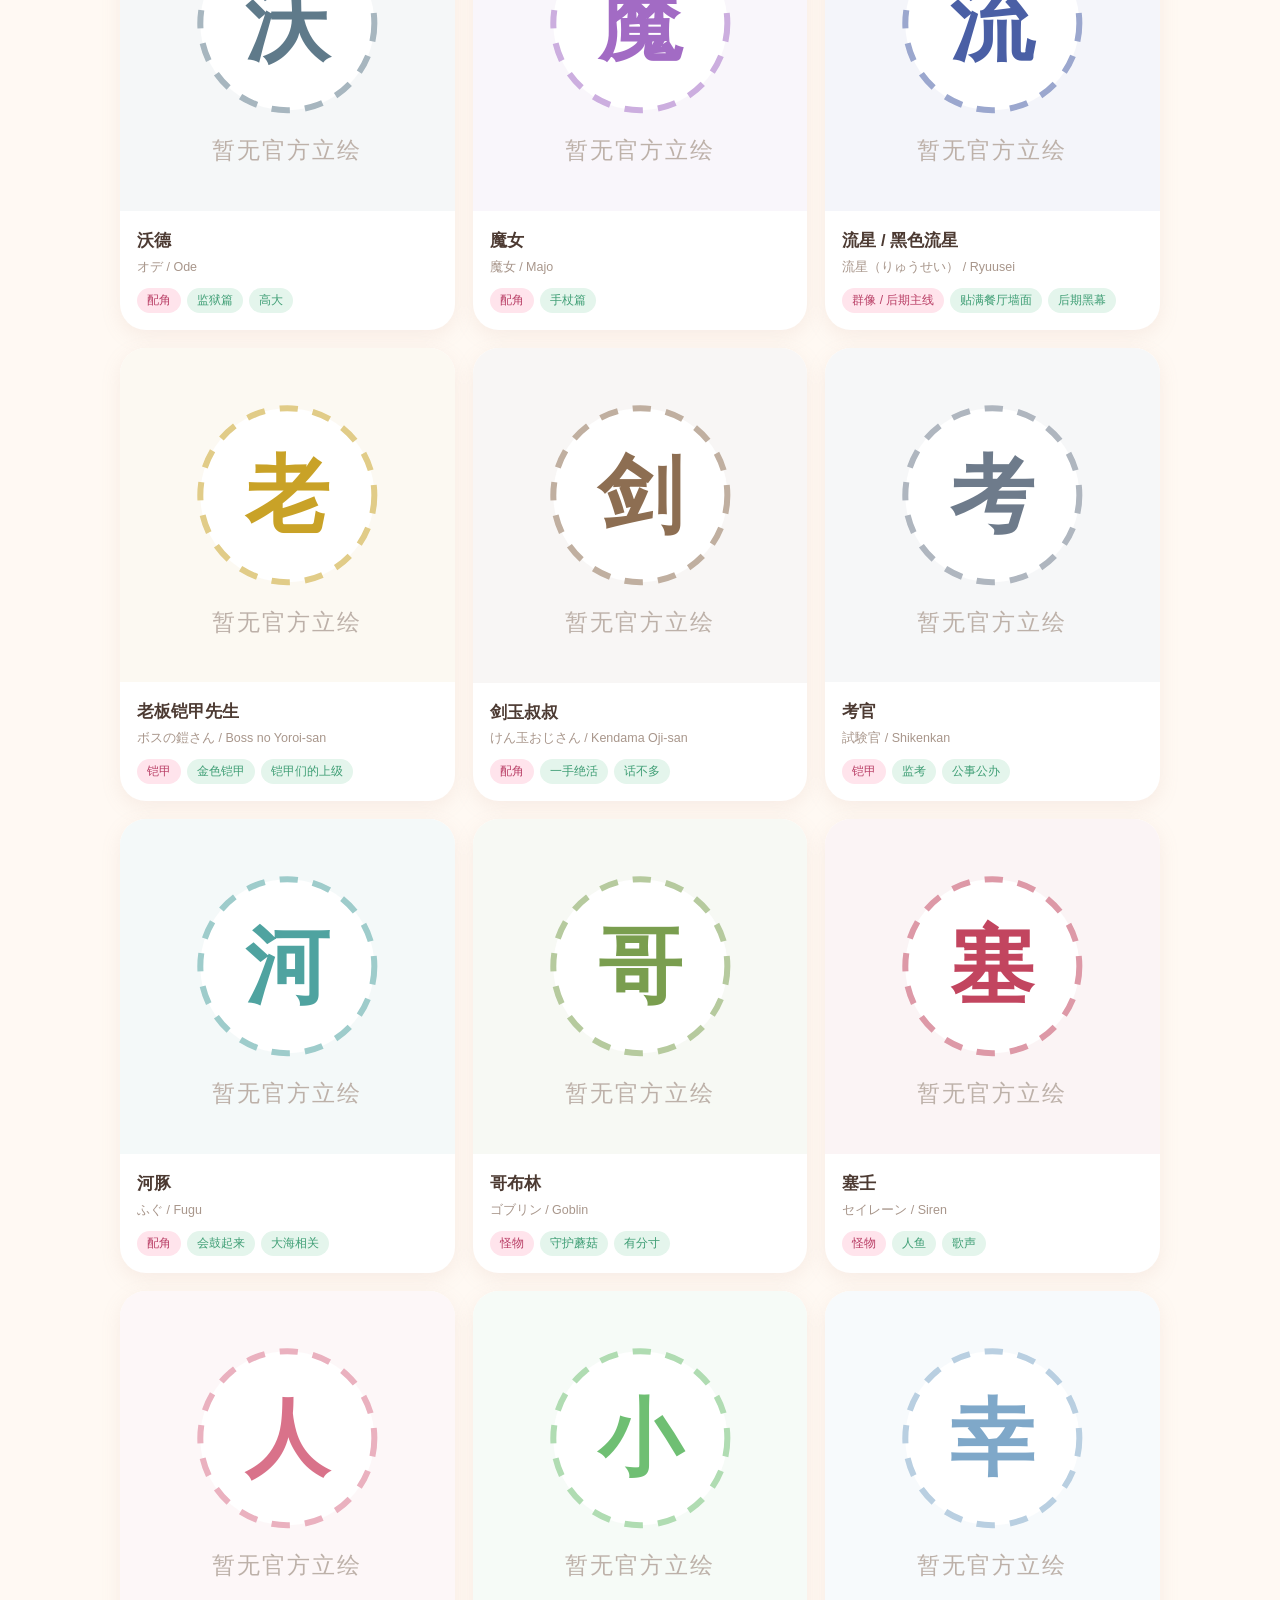
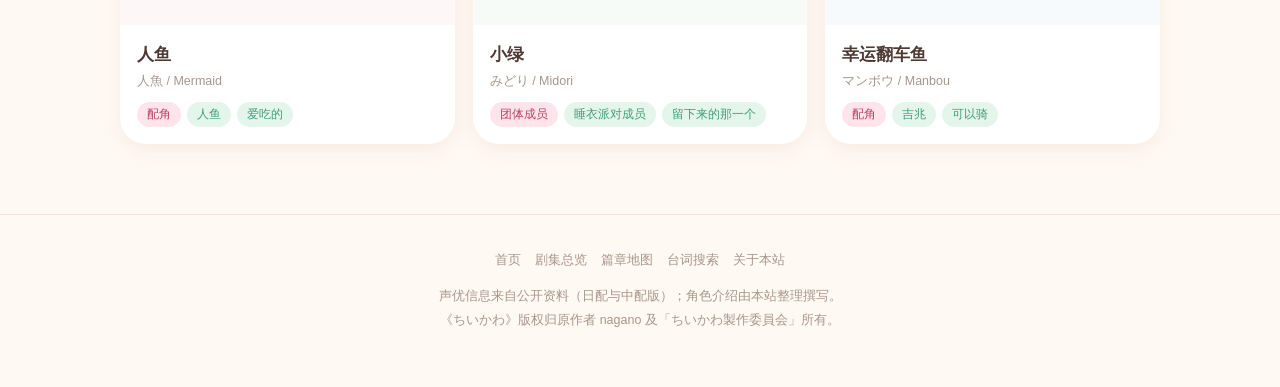
<file: characters.html>
<!DOCTYPE html>
<html lang="zh-CN">
<head>
<meta charset="UTF-8">
<meta name="viewport" content="width=device-width,initial-scale=1">
<title>角色图鉴 · 吉伊卡哇 剧情资料站</title>
<link rel="icon" href="assets/images/logo-chiikawa.png">
<link rel="stylesheet" href="css/style.css">
</head>
<body>

<nav class="nav"><div class="nav-in">
  <a class="nav-logo" href="index.html">
    <img src="assets/images/logo-chiikawa.png" alt="ちいかわ">
    <span class="lp">剧情资料站</span>
  </a>
  <div class="nav-links">
    <a href="index.html">首页</a>
    <a href="episodes.html">剧集总览</a>
    <a href="arcs.html">篇章地图</a>
    <a href="characters.html">角色图鉴</a>
    <a href="search.html">台词搜索</a>
    <a href="about.html">关于本站</a>
  </div>
</div></nav>

<main class="wrap">

  <section class="sec" style="margin-top:30px">
    <div class="sec-head">
      <h2>角色图鉴</h2>
      <span class="sub">点开卡片看完整档案</span>
    </div>
    <p style="margin:0 0 22px;color:var(--ink-2);font-size:14.5px;max-width:760px">
      这部作品里没有一个角色是靠「设定集」立起来的——它们全靠一分钟一分钟地做事被记住。
      下面是 30 位角色，各自的立场、声优、代表话数，以及一句最像它自己的话。
      有官方立绘的用官方图，其余统一使用占位符——本站不为角色代画形象。
    </p>
    <div class="chars" id="chars"></div>
  </section>

</main>

<div class="char-detail" id="char-detail">
  <div class="box" style="position:relative">
    <button class="close" data-close aria-label="关闭">×</button>
    <div id="cd-body"></div>
  </div>
</div>

<footer>
  <div class="lk">
    <a href="index.html">首页</a>
    <a href="episodes.html">剧集总览</a>
    <a href="arcs.html">篇章地图</a>
    <a href="search.html">台词搜索</a>
    <a href="about.html">关于本站</a>
  </div>
  <p>声优信息来自公开资料（日配与中配版）；角色介绍由本站整理撰写。<br>
  《ちいかわ》版权归原作者 nagano 及「ちいかわ製作委員会」所有。</p>
</footer>

<script src="js/data-characters.js"></script>
<script src="js/data-arcs.js"></script>
<script src="js/episodes-01-40.js"></script>
<script src="js/episodes-41-80.js"></script>
<script src="js/episodes-81-120.js"></script>
<script src="js/episodes-121-160.js"></script>
<script src="js/episodes-161-200.js"></script>
<script src="js/episodes-201-240.js"></script>
<script src="js/episodes-241-280.js"></script>
<script src="js/episodes-281-320.js"></script>
<script src="js/episodes-321-345.js"></script>
<script src="js/app.js"></script>
</body>
</html>
</file>
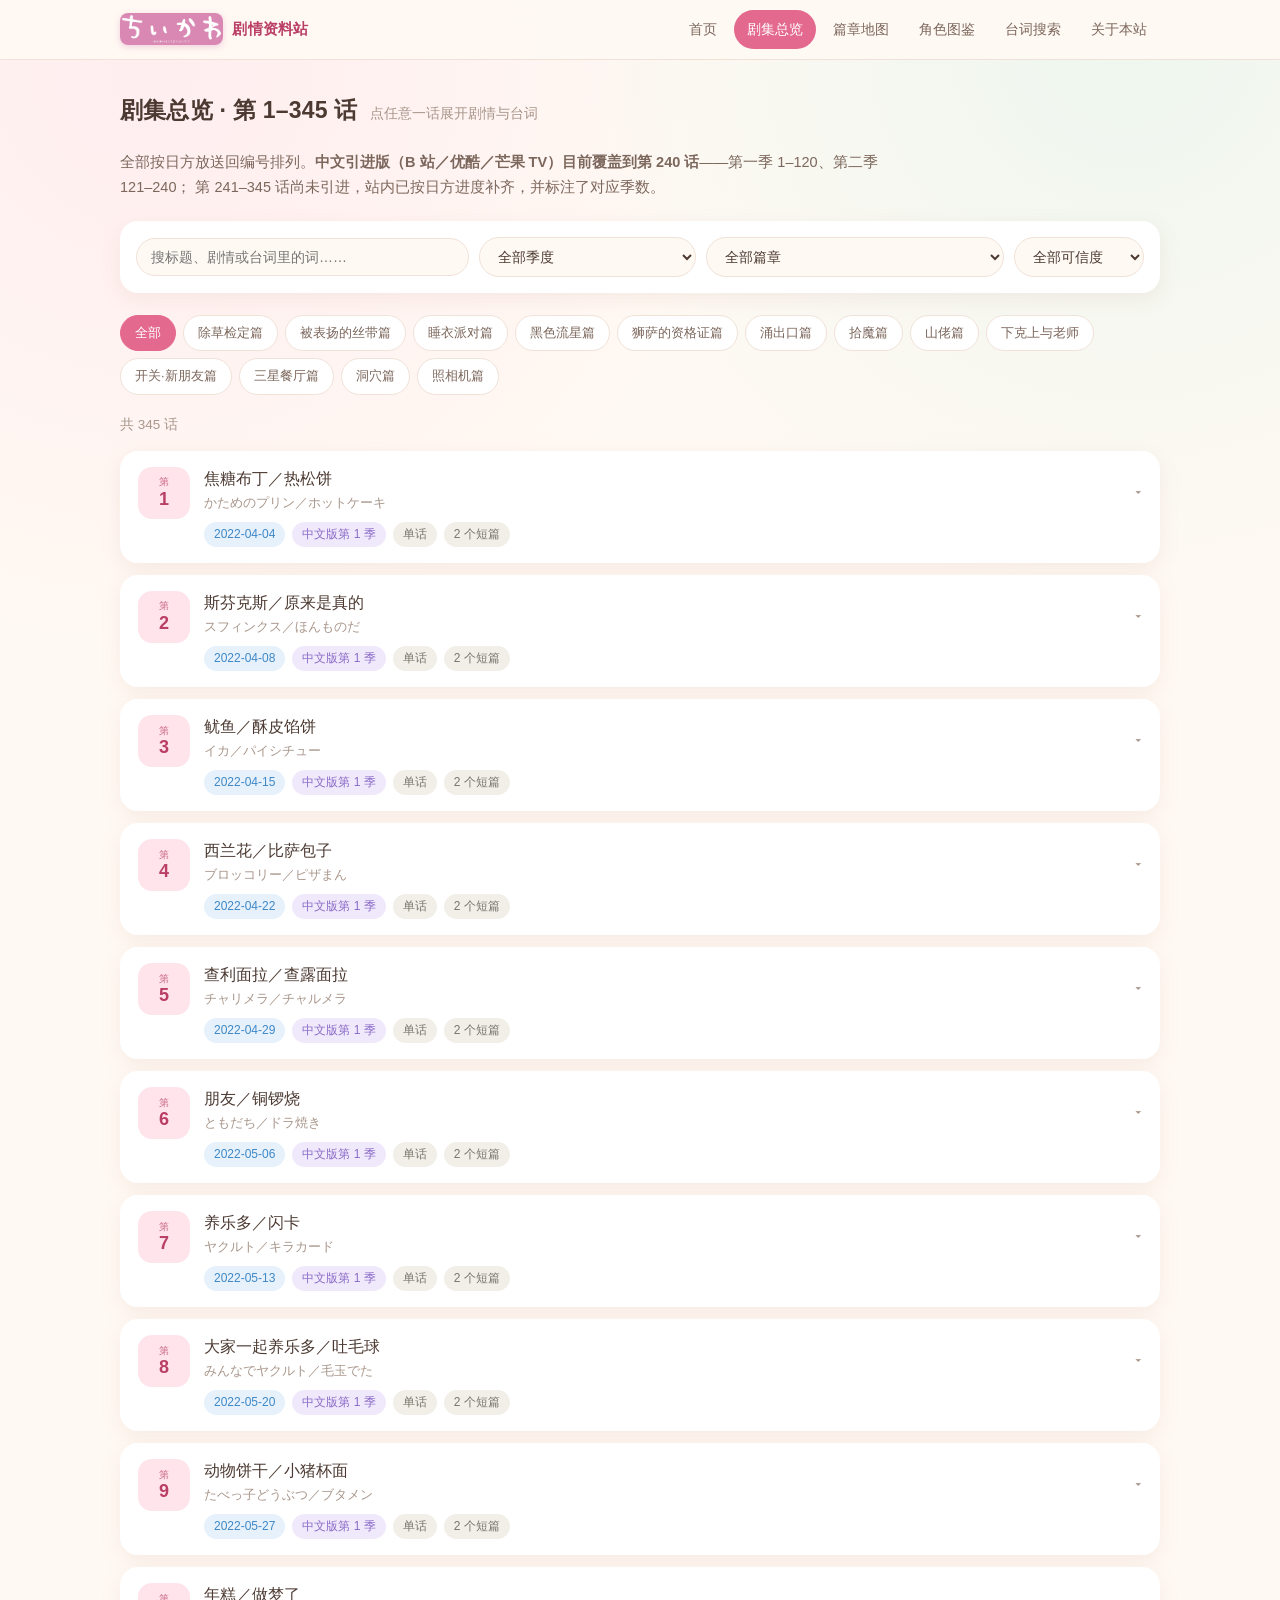
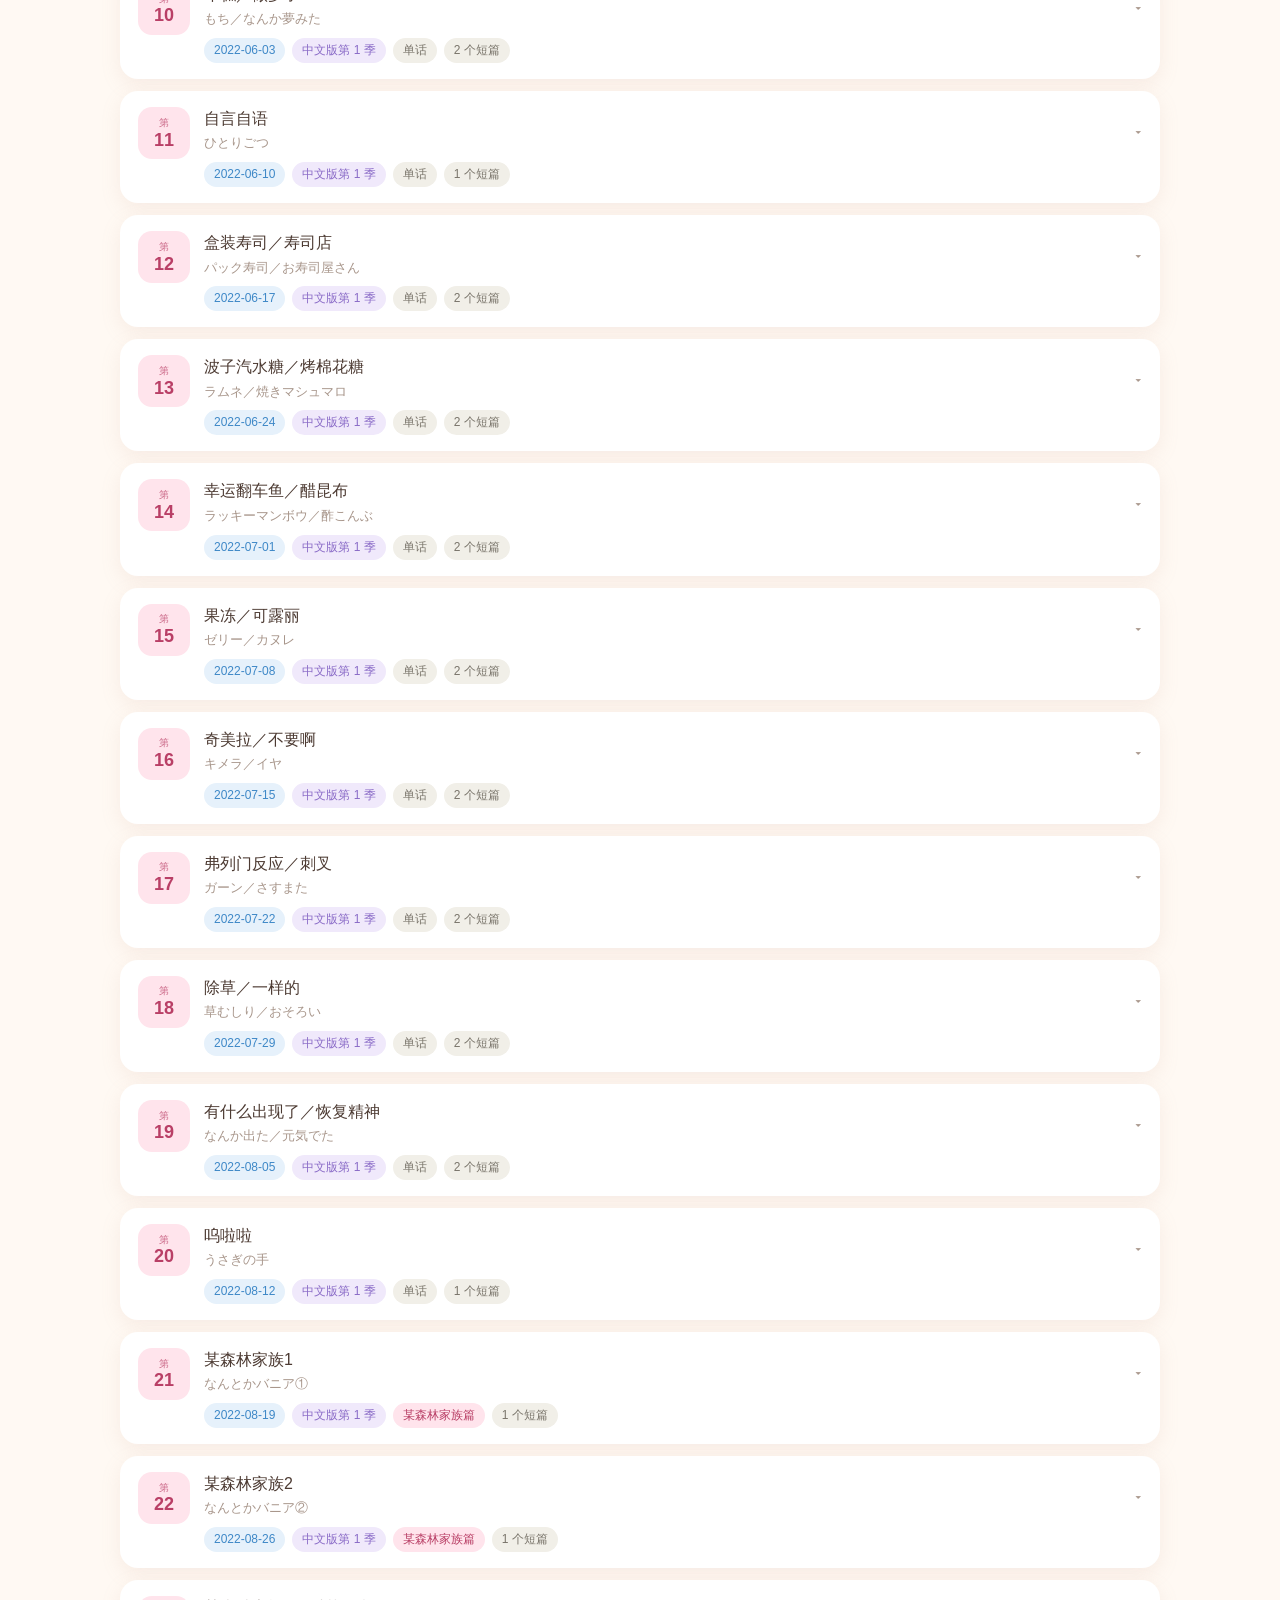
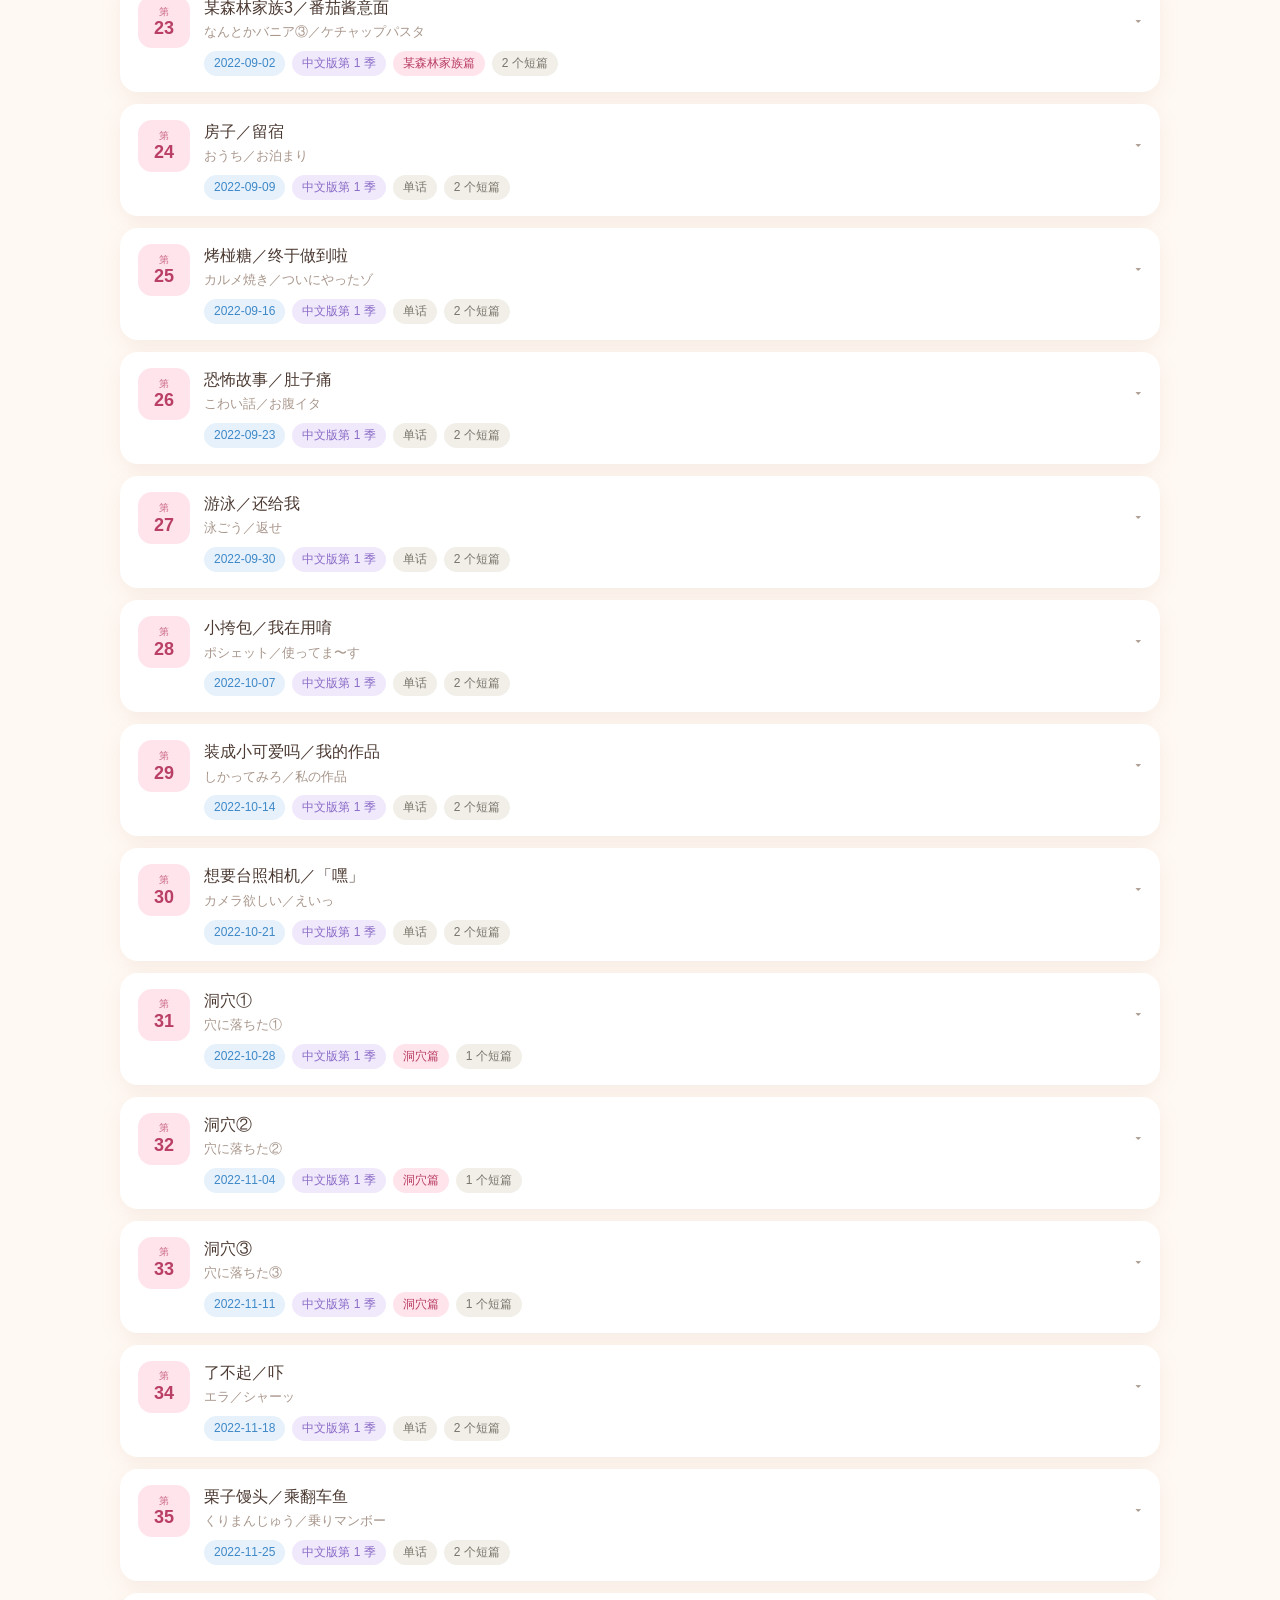
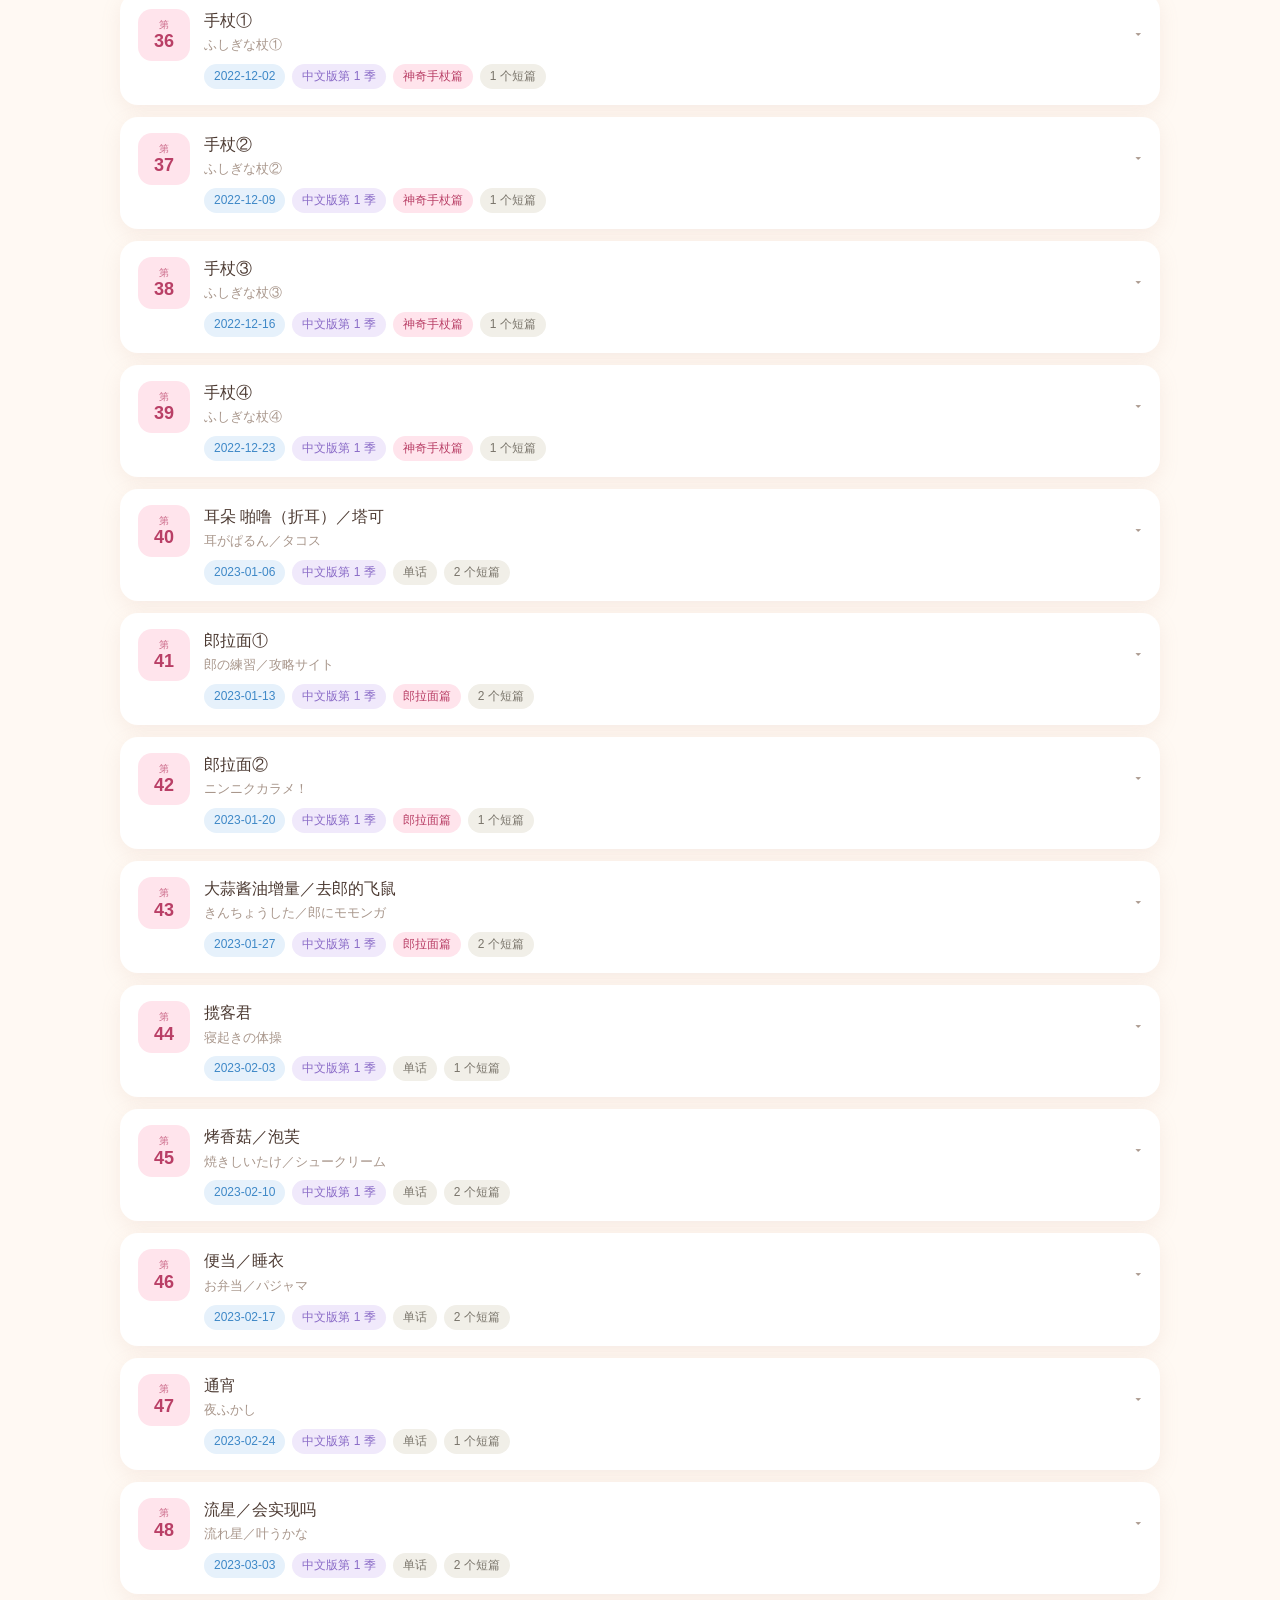
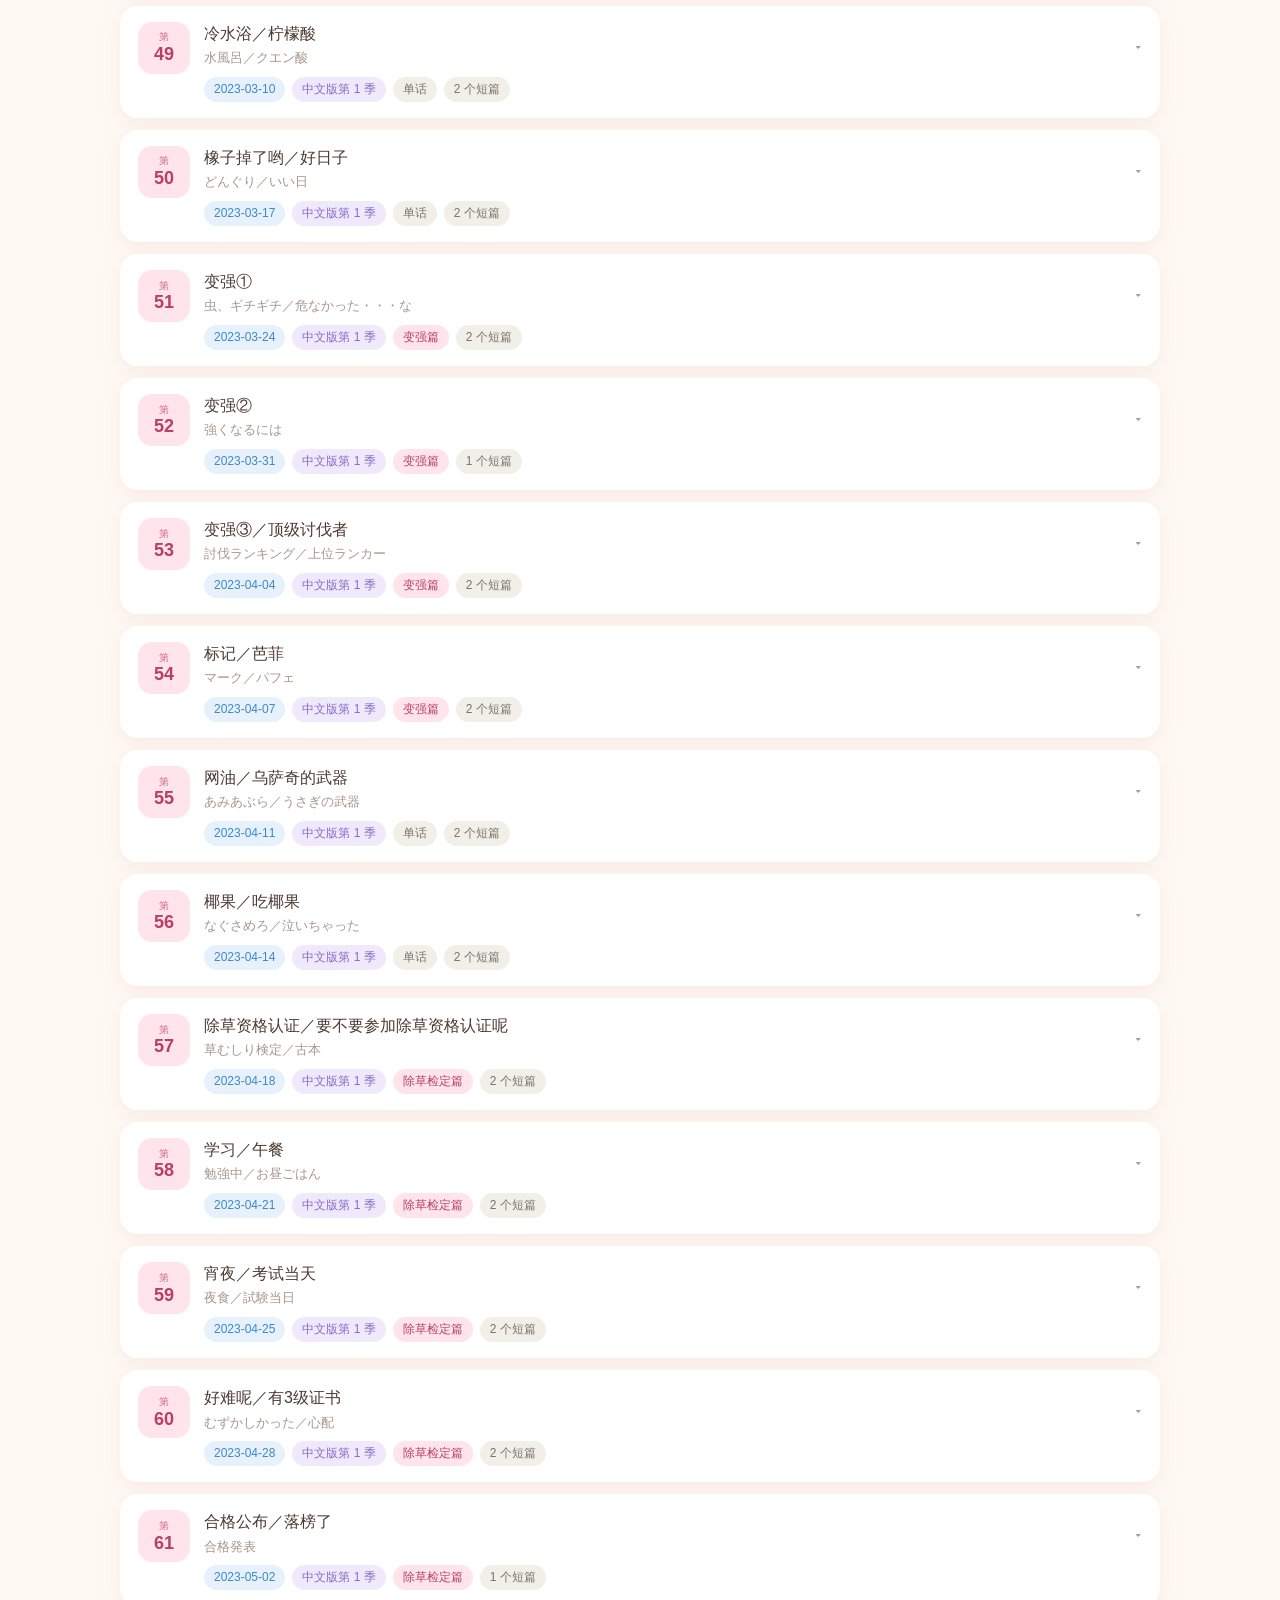
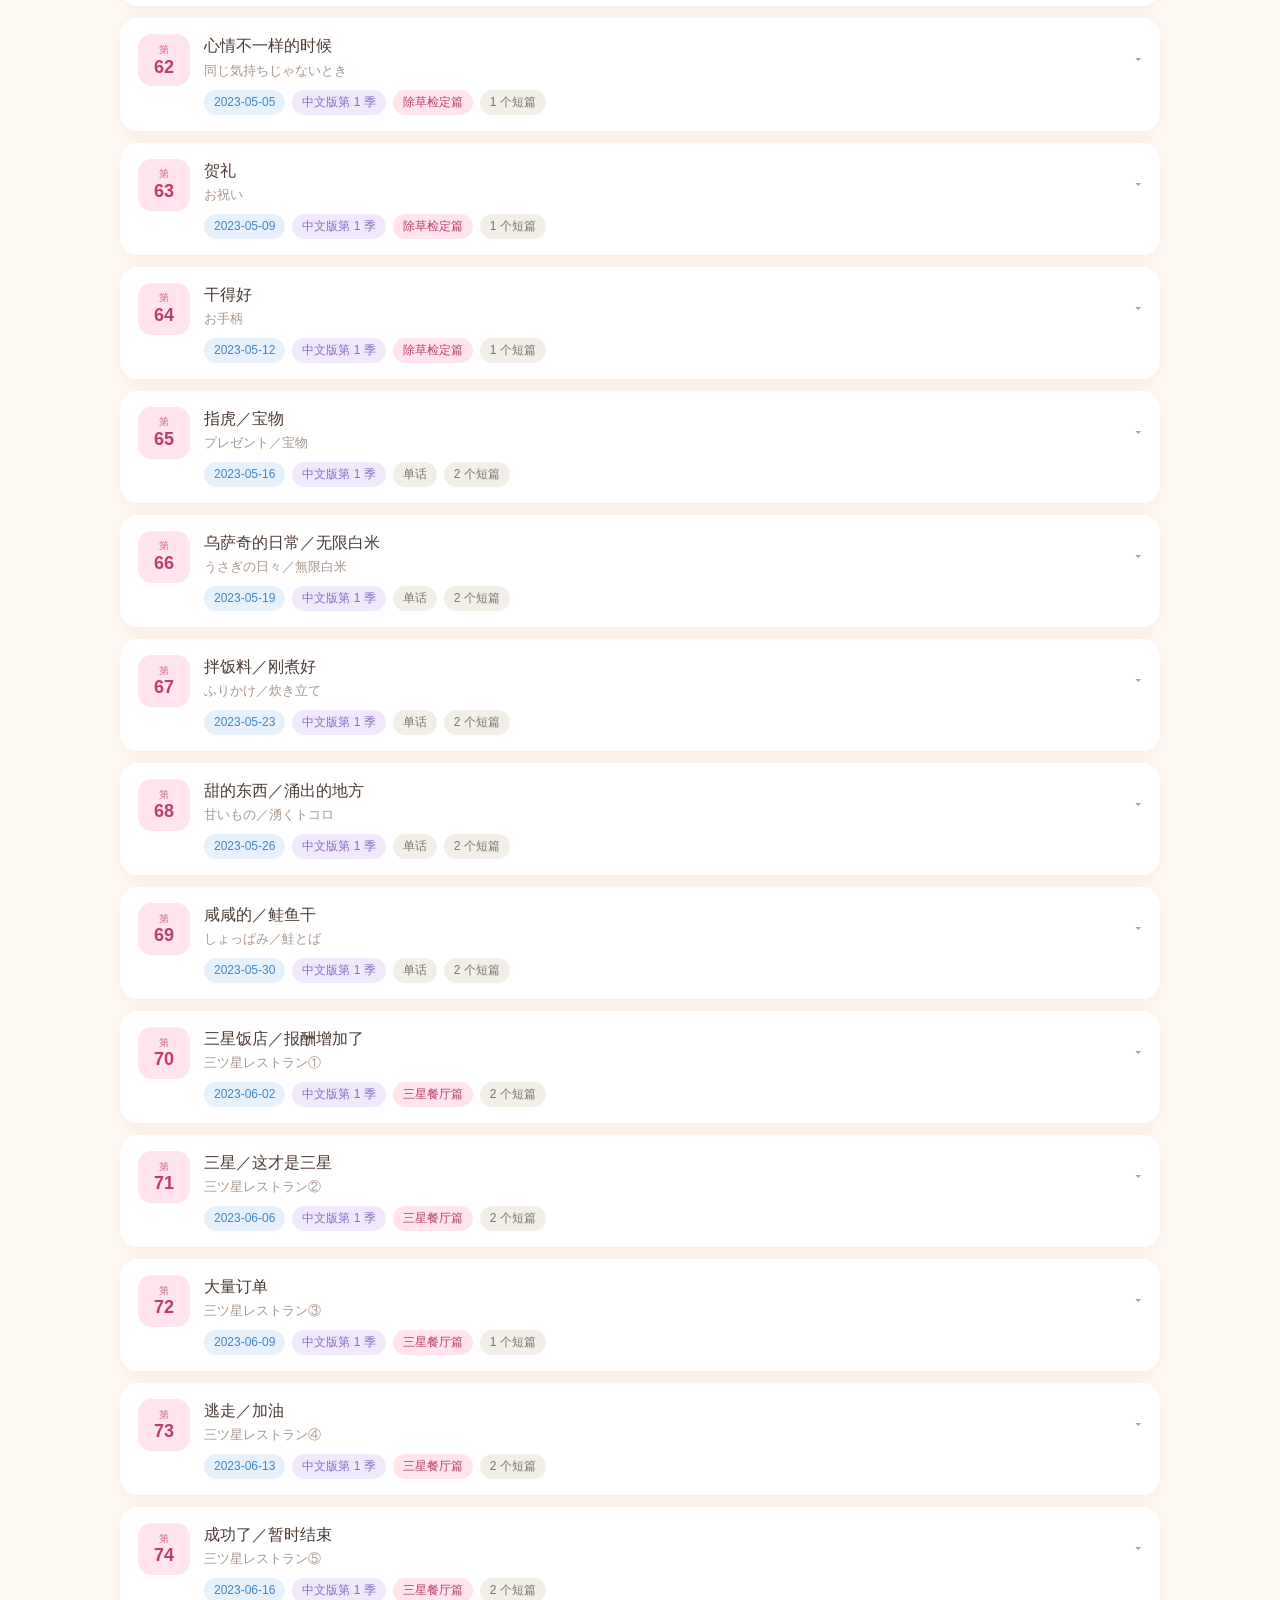
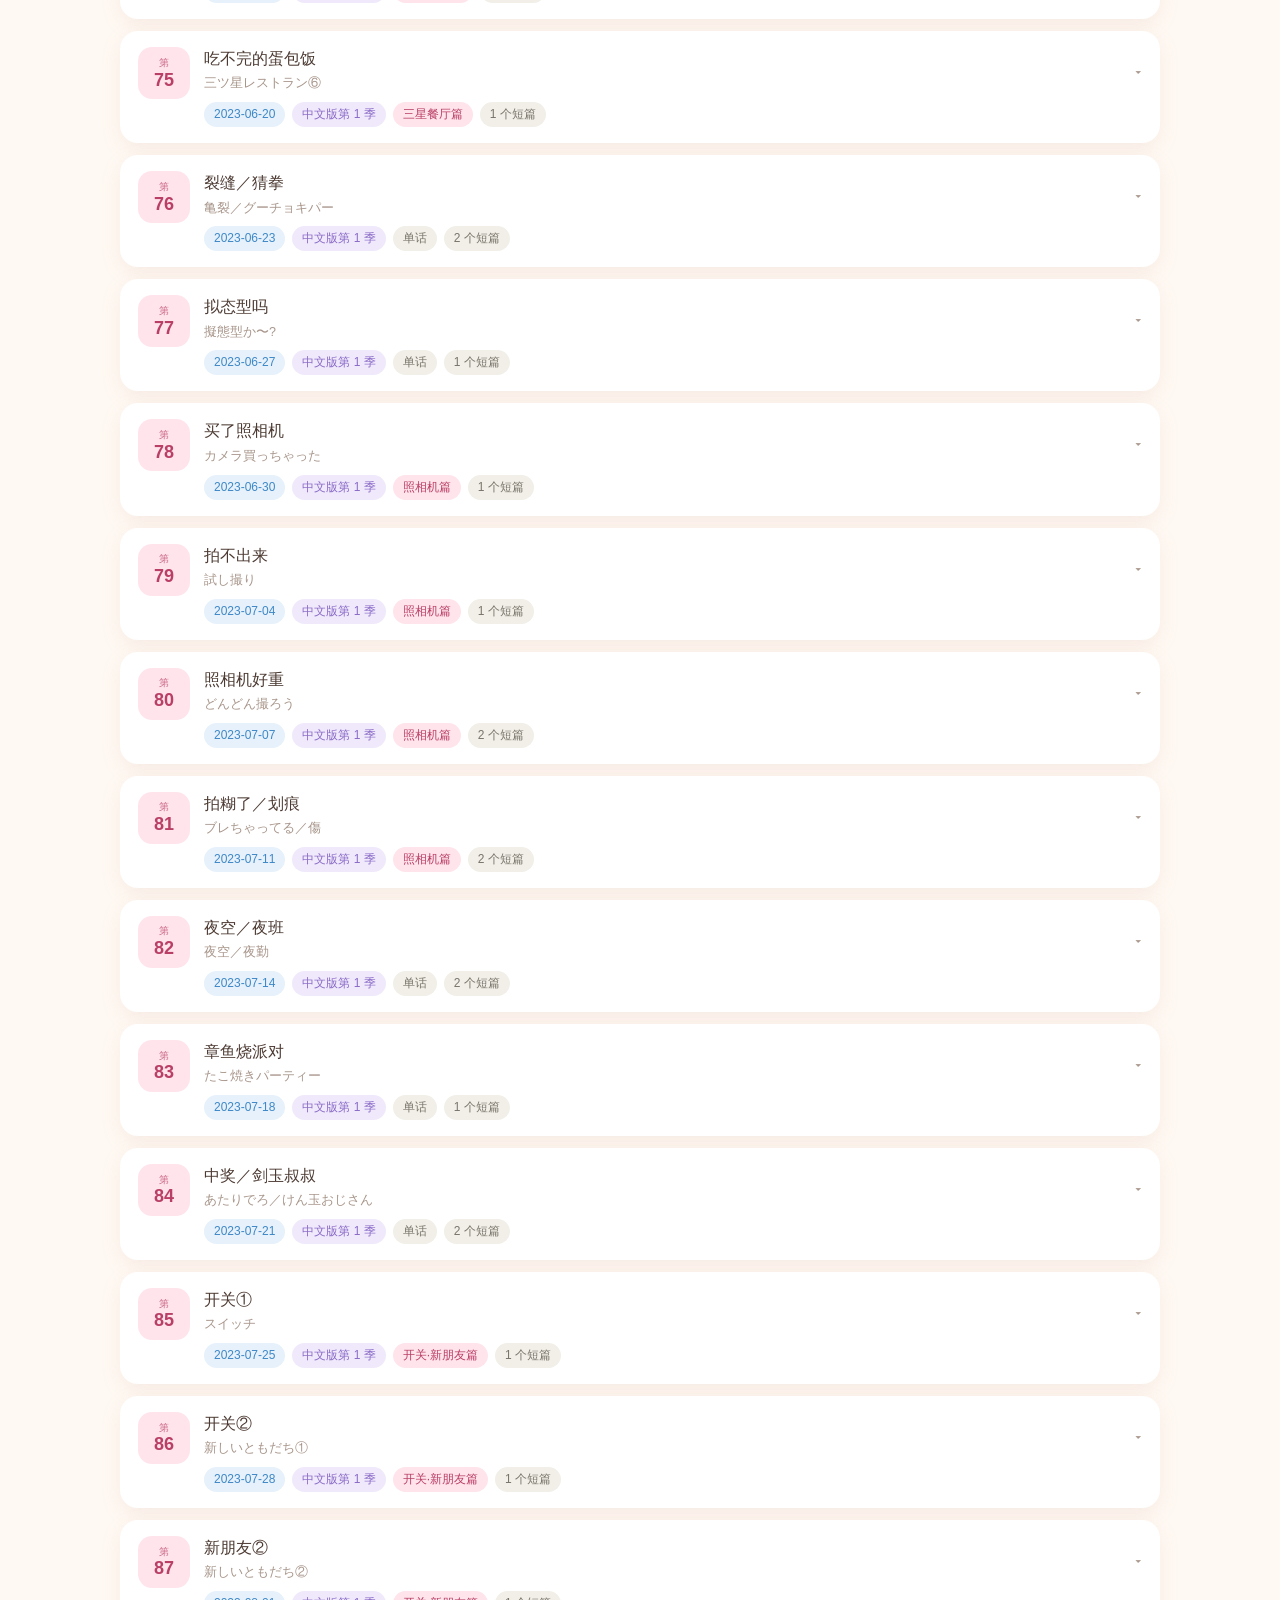
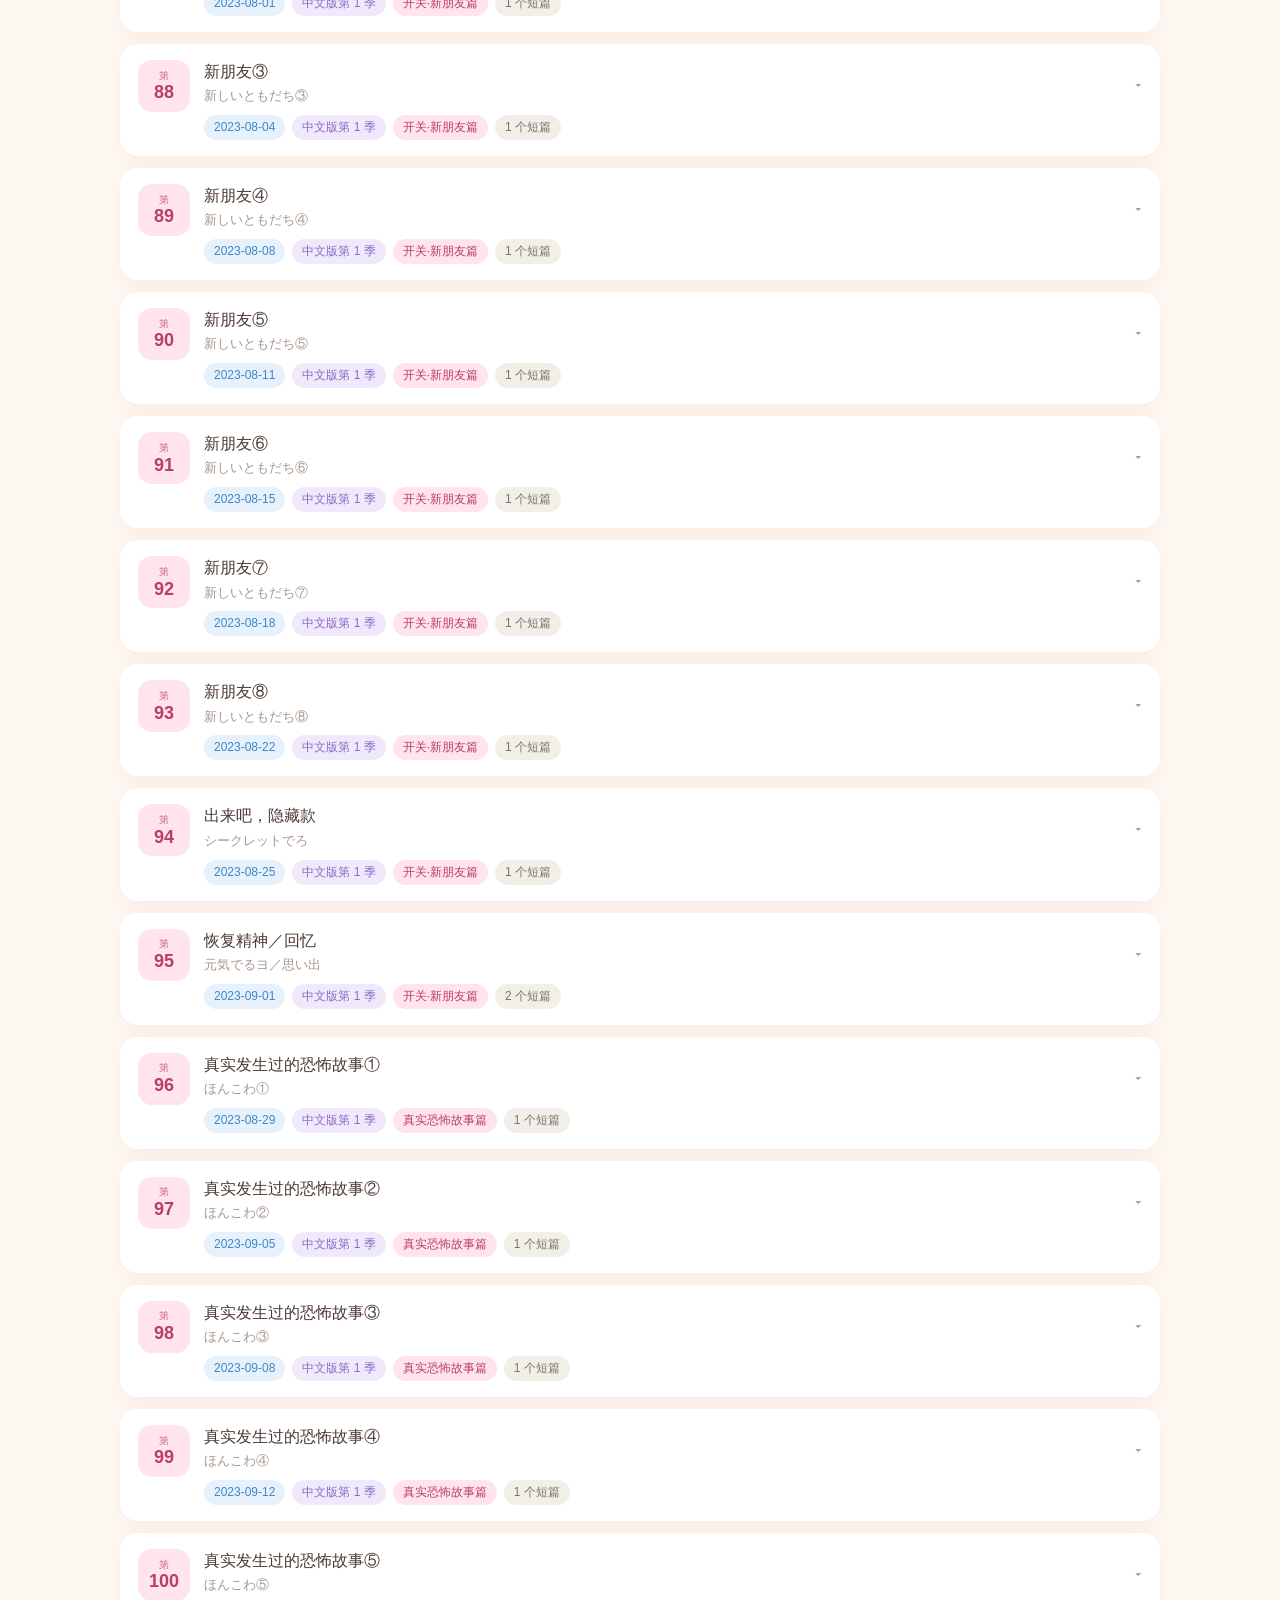
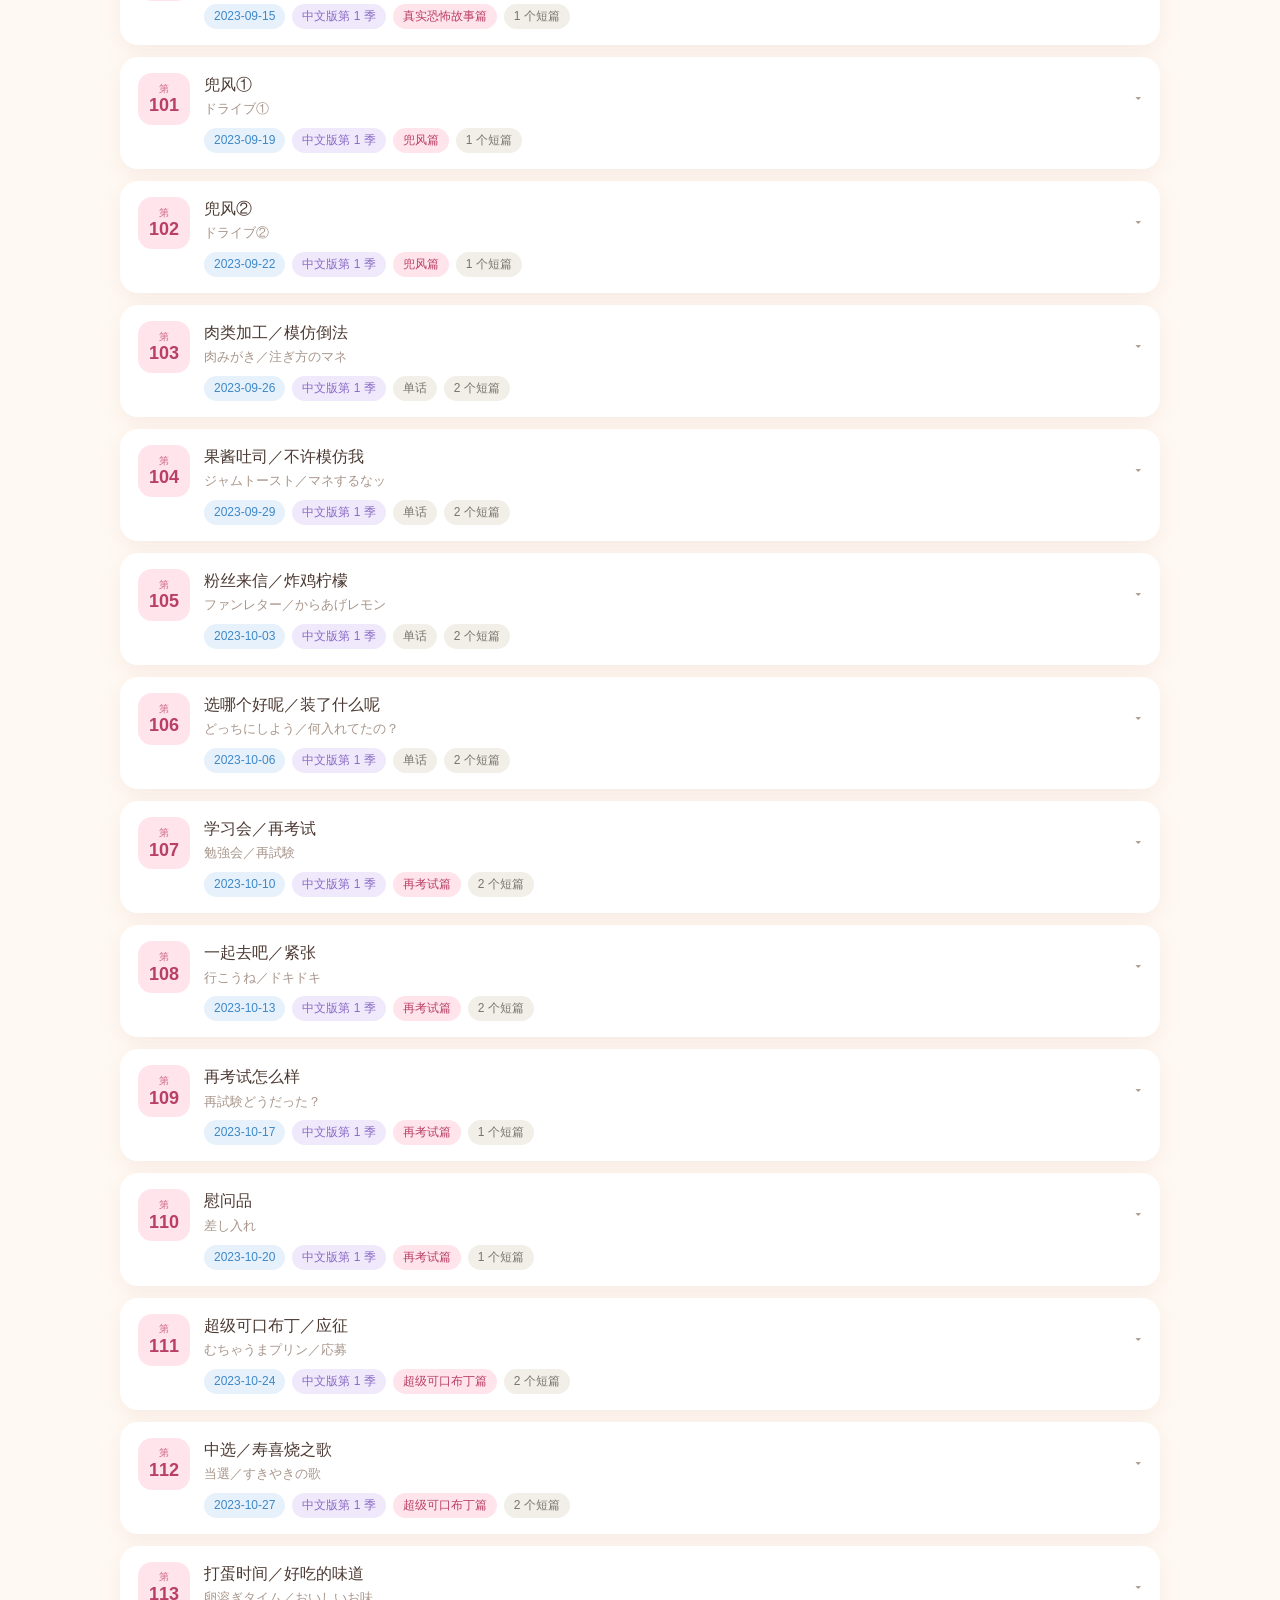
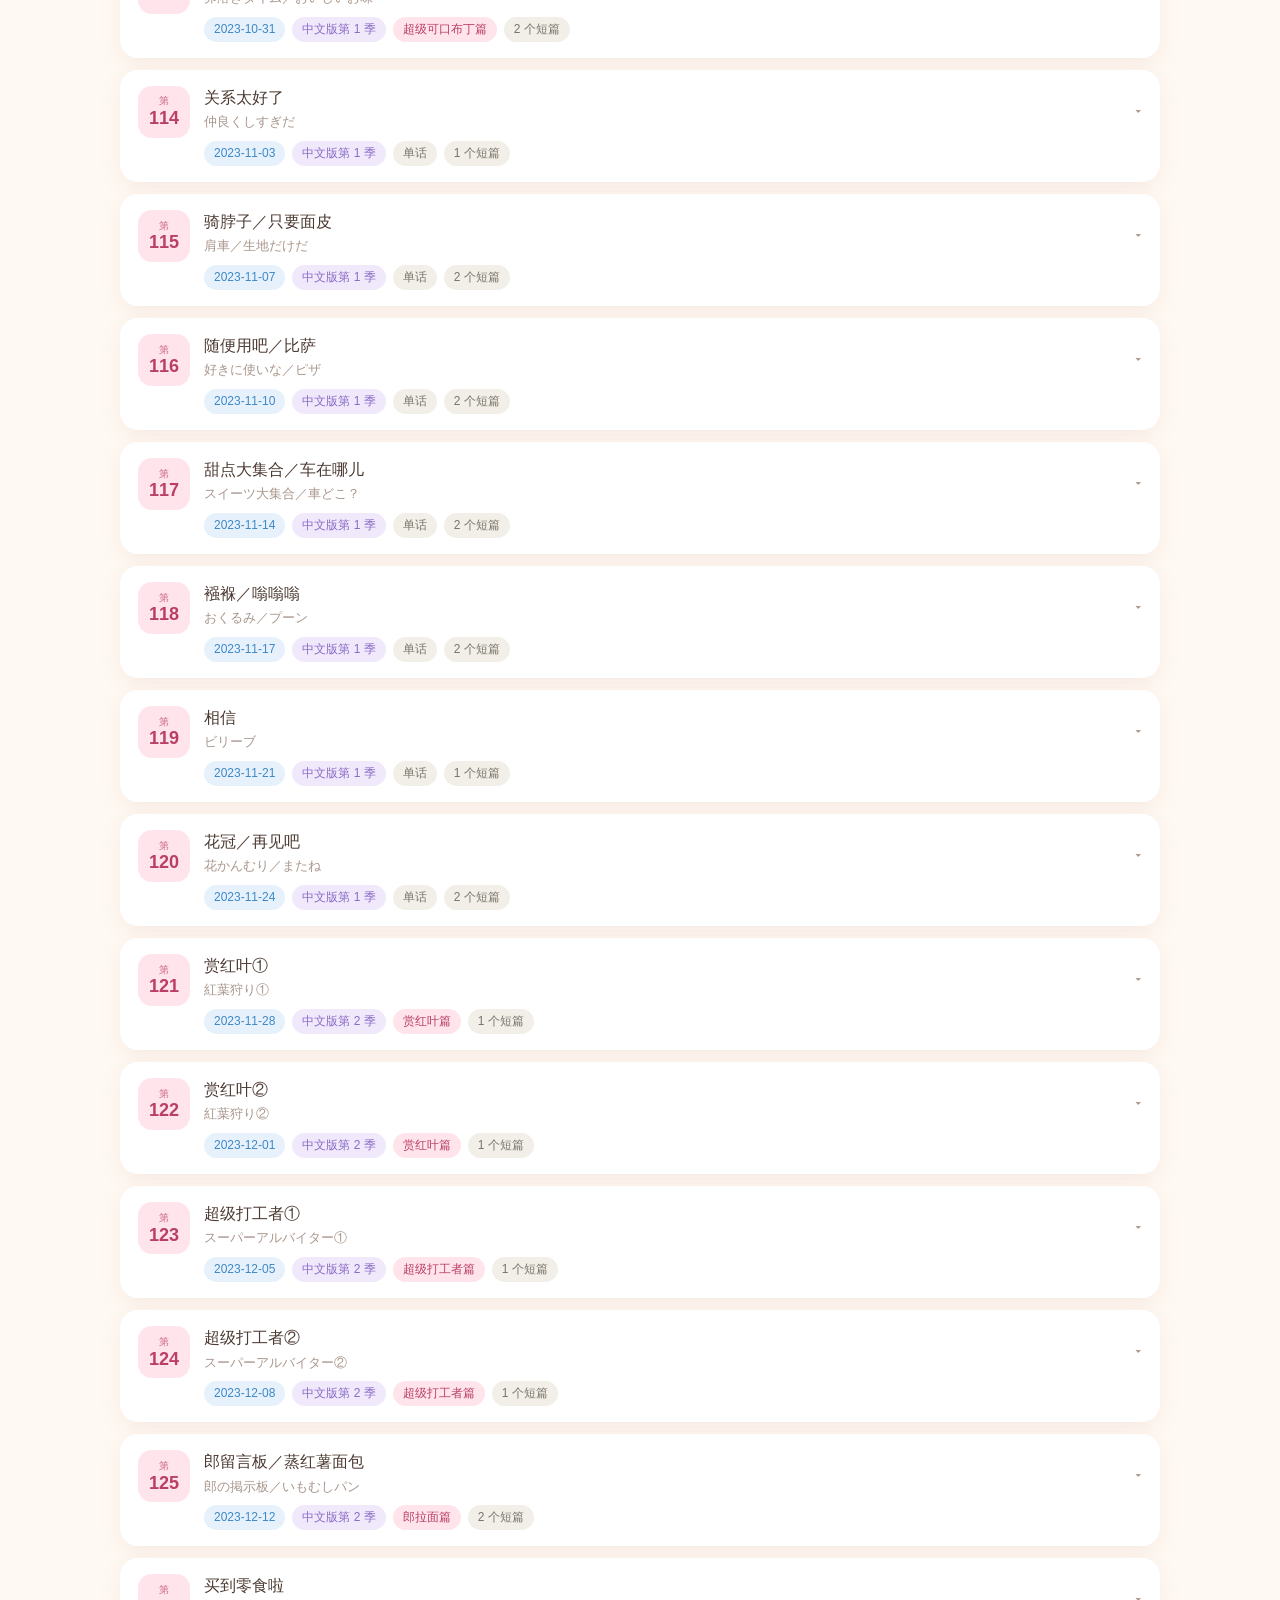
<file: episodes.html>
<!DOCTYPE html>
<html lang="zh-CN">
<head>
<meta charset="UTF-8">
<meta name="viewport" content="width=device-width,initial-scale=1">
<title>剧集总览 · 吉伊卡哇 剧情资料站</title>
<link rel="icon" href="assets/images/logo-chiikawa.png">
<link rel="stylesheet" href="css/style.css">
</head>
<body>

<nav class="nav"><div class="nav-in">
  <a class="nav-logo" href="index.html">
    <img src="assets/images/logo-chiikawa.png" alt="ちいかわ">
    <span class="lp">剧情资料站</span>
  </a>
  <div class="nav-links">
    <a href="index.html">首页</a>
    <a href="episodes.html">剧集总览</a>
    <a href="arcs.html">篇章地图</a>
    <a href="characters.html">角色图鉴</a>
    <a href="search.html">台词搜索</a>
    <a href="about.html">关于本站</a>
  </div>
</div></nav>

<main class="wrap">

  <section class="sec" style="margin-top:30px">
    <div class="sec-head">
      <h2>剧集总览 · 第 1–345 话</h2>
      <span class="sub">点任意一话展开剧情与台词</span>
    </div>
    <p style="margin:0 0 20px;color:var(--ink-2);font-size:14.5px;max-width:780px">
      全部按日方放送回编号排列。<b>中文引进版（B 站／优酷／芒果 TV）目前覆盖到第 240 话</b>——第一季 1–120、第二季 121–240；
      第 241–345 话尚未引进，站内已按日方进度补齐，并标注了对应季数。
    </p>

    <div class="filters">
      <input type="search" id="q" placeholder="搜标题、剧情或台词里的词……">
      <select id="f-season">
        <option value="all">全部季度</option>
        <option value="1">中文版第一季（1–120）</option>
        <option value="2">中文版第二季（121–240）</option>
        <option value="3">中文版未覆盖（241–345）</option>
      </select>
      <select id="f-arc"><option value="all">全部篇章</option></select>
      <select id="f-conf">
        <option value="all">全部可信度</option>
        <option value="A">只看 A 级</option>
        <option value="B">只看 B 级</option>
      </select>
    </div>

    <div class="chip-row">
      <span class="chip on" data-arc="all">全部</span>
      <span class="chip" data-arc="kusamushiri">除草检定篇</span>
      <span class="chip" data-arc="ribbon">被表扬的丝带篇</span>
      <span class="chip" data-arc="pajama">睡衣派对篇</span>
      <span class="chip" data-arc="black-meteor">黑色流星篇</span>
      <span class="chip" data-arc="shisa-qual">狮萨的资格证篇</span>
      <span class="chip" data-arc="waki">涌出口篇</span>
      <span class="chip" data-arc="hirogari">拾魔篇</span>
      <span class="chip" data-arc="yamanba">山佬篇</span>
      <span class="chip" data-arc="gekokujo">下克上与老师</span>
      <span class="chip" data-arc="switch">开关·新朋友篇</span>
      <span class="chip" data-arc="three-star">三星餐厅篇</span>
      <span class="chip" data-arc="hole">洞穴篇</span>
      <span class="chip" data-arc="camera">照相机篇</span>
    </div>

    <div class="res-count" id="res-count"></div>
    <div class="ep-list" id="ep-list"></div>
  </section>

</main>

<footer>
  <div class="lk">
    <a href="index.html">首页</a>
    <a href="arcs.html">篇章地图</a>
    <a href="characters.html">角色图鉴</a>
    <a href="search.html">台词搜索</a>
    <a href="about.html">关于本站</a>
  </div>
  <p>剧情文字为本站整理撰写；分集标题与播出日期来自公开资料。<br>
  《ちいかわ》版权归原作者 nagano 及「ちいかわ製作委員会」所有。个人粉丝向整理，不作商业用途。</p>
</footer>

<script src="js/data-characters.js"></script>
<script src="js/data-arcs.js"></script>
<script src="js/episodes-01-40.js"></script>
<script src="js/episodes-41-80.js"></script>
<script src="js/episodes-81-120.js"></script>
<script src="js/episodes-121-160.js"></script>
<script src="js/episodes-161-200.js"></script>
<script src="js/episodes-201-240.js"></script>
<script src="js/episodes-241-280.js"></script>
<script src="js/episodes-281-320.js"></script>
<script src="js/episodes-321-345.js"></script>
<script src="js/app.js"></script>
</body>
</html>
</file>
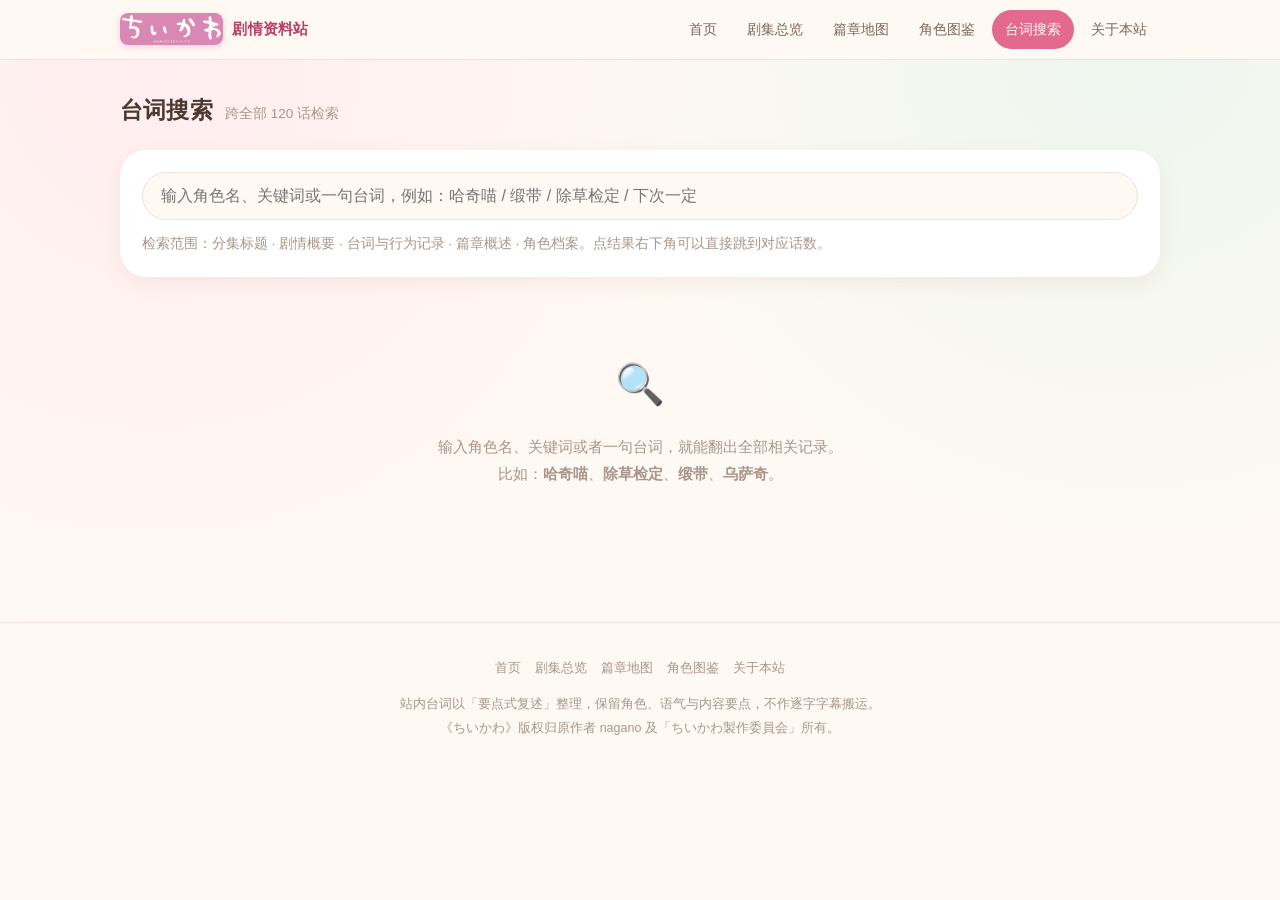
<file: search.html>
<!DOCTYPE html>
<html lang="zh-CN">
<head>
<meta charset="UTF-8">
<meta name="viewport" content="width=device-width,initial-scale=1">
<title>台词搜索 · 吉伊卡哇 剧情资料站</title>
<link rel="icon" href="assets/images/logo-chiikawa.png">
<link rel="stylesheet" href="css/style.css">
</head>
<body>

<nav class="nav"><div class="nav-in">
  <a class="nav-logo" href="index.html">
    <img src="assets/images/logo-chiikawa.png" alt="ちいかわ">
    <span class="lp">剧情资料站</span>
  </a>
  <div class="nav-links">
    <a href="index.html">首页</a>
    <a href="episodes.html">剧集总览</a>
    <a href="arcs.html">篇章地图</a>
    <a href="characters.html">角色图鉴</a>
    <a href="search.html">台词搜索</a>
    <a href="about.html">关于本站</a>
  </div>
</div></nav>

<main class="wrap">

  <section class="sec" style="margin-top:30px">
    <div class="sec-head">
      <h2>台词搜索</h2>
      <span class="sub">跨全部 120 话检索</span>
    </div>

    <div class="search-big">
      <input id="sq" type="search" placeholder="输入角色名、关键词或一句台词，例如：哈奇喵 / 缎带 / 除草检定 / 下次一定" autocomplete="off">
      <p class="muted" style="margin:12px 0 0">
        检索范围：分集标题 · 剧情概要 · 台词与行为记录 · 篇章概述 · 角色档案。点结果右下角可以直接跳到对应话数。
      </p>
    </div>

    <div class="res-count" id="s-count"></div>
    <div id="s-out"></div>
  </section>

</main>

<footer>
  <div class="lk">
    <a href="index.html">首页</a>
    <a href="episodes.html">剧集总览</a>
    <a href="arcs.html">篇章地图</a>
    <a href="characters.html">角色图鉴</a>
    <a href="about.html">关于本站</a>
  </div>
  <p>站内台词以「要点式复述」整理，保留角色、语气与内容要点，不作逐字字幕搬运。<br>
  《ちいかわ》版权归原作者 nagano 及「ちいかわ製作委員会」所有。</p>
</footer>

<script src="js/data-characters.js"></script>
<script src="js/data-arcs.js"></script>
<script src="js/episodes-01-40.js"></script>
<script src="js/episodes-41-80.js"></script>
<script src="js/episodes-81-120.js"></script>
<script src="js/episodes-121-160.js"></script>
<script src="js/episodes-161-200.js"></script>
<script src="js/episodes-201-240.js"></script>
<script src="js/episodes-241-280.js"></script>
<script src="js/episodes-281-320.js"></script>
<script src="js/episodes-321-345.js"></script>
<script src="js/app.js"></script>
</body>
</html>
</file>
<file: css/style.css>
:root{
  --cream:#FFF9F3;
  --cream-2:#FFF3E8;
  --pink:#FFE4EC;
  --pink-2:#FFD3E1;
  --pink-deep:#E4698F;
  --pink-dark:#B93F66;
  --mint:#E4F5EC;
  --mint-2:#CDEBDC;
  --mint-deep:#3F9E75;
  --yellow:#FFF2CC;
  --yellow-deep:#D9A227;
  --blue:#E6F1FB;
  --blue-deep:#3E88C7;
  --purple:#F0E9FB;
  --purple-deep:#8A6BC7;
  --ink:#4C3A32;
  --ink-2:#7C675C;
  --ink-3:#A8968B;
  --line:#F0E2D8;
  --white:#FFFFFF;
  --shadow:0 6px 20px rgba(190,150,130,.13);
  --shadow-lg:0 14px 40px rgba(190,150,130,.20);
  --r-sm:12px; --r:18px; --r-lg:26px; --r-full:999px;
  --font:-apple-system,BlinkMacSystemFont,"PingFang SC","Hiragino Sans GB","Microsoft YaHei","Noto Sans SC",sans-serif;
}
*{box-sizing:border-box}
html{scroll-behavior:smooth}
body{
  margin:0;font-family:var(--font);color:var(--ink);background:var(--cream);
  font-size:15px;line-height:1.75;-webkit-font-smoothing:antialiased;
  background-image:radial-gradient(circle at 12% 8%,rgba(255,228,236,.55),transparent 42%),
                   radial-gradient(circle at 88% 4%,rgba(228,245,236,.65),transparent 40%);
  background-attachment:fixed;
}
a{color:inherit;text-decoration:none}
img{max-width:100%;display:block}
.wrap{max-width:1080px;margin:0 auto;padding:0 20px}

/* ============ 导航 ============ */
.nav{
  position:sticky;top:0;z-index:50;background:rgba(255,249,243,.92);
  backdrop-filter:saturate(180%) blur(12px);border-bottom:1px solid var(--line);
}
.nav-in{max-width:1080px;margin:0 auto;padding:10px 20px;display:flex;align-items:center;gap:14px}
.nav-logo{display:flex;align-items:center;gap:9px;flex-shrink:0}
.nav-logo img{height:32px;width:auto;border-radius:8px;box-shadow:0 2px 6px rgba(216,135,178,.35)}
.nav-logo .lp{font-size:15px;font-weight:700;color:var(--pink-dark);letter-spacing:.02em}
.nav-links{display:flex;gap:4px;margin-left:auto;flex-wrap:wrap}
.nav-links a{
  padding:7px 13px;border-radius:var(--r-full);font-size:14px;color:var(--ink-2);
  transition:background .18s,color .18s,transform .18s;
}
.nav-links a:hover{background:var(--pink);color:var(--pink-dark);transform:translateY(-1px)}
.nav-links a.on{background:var(--pink-deep);color:#fff;font-weight:500}

/* ============ 通用 ============ */
.sec{margin:54px 0}
.sec-head{display:flex;align-items:baseline;gap:12px;margin-bottom:20px;flex-wrap:wrap}
.sec-head h2{margin:0;font-size:23px;letter-spacing:.01em}
.sec-head .sub{font-size:13.5px;color:var(--ink-3)}
.card{background:var(--white);border-radius:var(--r);box-shadow:var(--shadow);padding:22px}
.tag{
  display:inline-block;padding:2px 10px;border-radius:var(--r-full);font-size:12px;
  background:var(--mint);color:var(--mint-deep);white-space:nowrap;
}
.tag.pk{background:var(--pink);color:var(--pink-dark)}
.tag.yl{background:var(--yellow);color:#96690E}
.tag.bl{background:var(--blue);color:var(--blue-deep)}
.tag.pu{background:var(--purple);color:var(--purple-deep)}
.tag.gy{background:#F1EFE8;color:#7A756B}
.badge-lv{
  display:inline-flex;align-items:center;gap:4px;font-size:11.5px;padding:1px 8px;
  border-radius:var(--r-full);background:#FFF7E6;color:#A87A16;border:1px solid #F5E4BC;
}
.badge-lv.a{background:#EDF7F1;color:#2F7A58;border-color:#CFE9DC}
.btn{
  display:inline-flex;align-items:center;gap:8px;padding:11px 22px;border-radius:var(--r-full);
  background:var(--pink-deep);color:#fff;font-size:14.5px;font-weight:500;border:none;cursor:pointer;
  box-shadow:0 6px 16px rgba(228,105,143,.32);transition:transform .16s,box-shadow .16s;
}
.btn:hover{transform:translateY(-2px);box-shadow:0 10px 22px rgba(228,105,143,.4)}
.btn.ghost{background:var(--white);color:var(--pink-dark);box-shadow:var(--shadow);border:1px solid var(--line)}
.muted{color:var(--ink-3);font-size:13.5px}

/* ============ 首页 hero ============ */
.hero{padding:34px 0 8px;display:grid;grid-template-columns:1.05fr .95fr;gap:32px;align-items:center}
.hero-txt h1{
  font-size:34px;line-height:1.35;margin:0 0 14px;letter-spacing:.01em;
}
.hero-txt h1 em{font-style:normal;color:var(--pink-deep)}
.hero-txt p{margin:0 0 20px;color:var(--ink-2);font-size:15px}
.hero-logo{height:46px;width:auto;border-radius:11px;margin-bottom:16px;box-shadow:0 4px 12px rgba(216,135,178,.34)}
.hero-art{position:relative}
.hero-art .kv{
  width:100%;border-radius:var(--r-lg);box-shadow:var(--shadow-lg);
  animation:bob 4.6s ease-in-out infinite;
}
@keyframes bob{0%,100%{transform:translateY(0) rotate(-.5deg)}50%{transform:translateY(-9px) rotate(.5deg)}}
.spark{position:absolute;border-radius:50%;pointer-events:none}
.spark.s1{width:14px;height:14px;background:var(--pink-2);top:8%;left:-4%;animation:fl 3.4s ease-in-out infinite}
.spark.s2{width:10px;height:10px;background:var(--mint-2);bottom:14%;right:-3%;animation:fl 4.2s ease-in-out infinite .5s}
.spark.s3{width:18px;height:18px;background:var(--yellow);top:52%;left:-7%;animation:fl 5s ease-in-out infinite .9s}
@keyframes fl{0%,100%{transform:translateY(0)}50%{transform:translateY(-12px)}}

.stats{display:grid;grid-template-columns:repeat(4,1fr);gap:14px;margin-top:26px}
.stat{background:var(--white);border-radius:var(--r);padding:16px 10px;text-align:center;box-shadow:var(--shadow)}
.stat b{display:block;font-size:26px;color:var(--pink-deep);line-height:1.2}
.stat span{font-size:12.5px;color:var(--ink-3)}

/* ============ 入口卡片 ============ */
.entries{display:grid;grid-template-columns:repeat(3,1fr);gap:18px}
.entry{
  background:var(--white);border-radius:var(--r-lg);padding:24px 22px;box-shadow:var(--shadow);
  transition:transform .2s,box-shadow .2s;display:block;
}
.entry:hover{transform:translateY(-5px);box-shadow:var(--shadow-lg)}
.entry .ic{
  width:46px;height:46px;border-radius:14px;display:flex;align-items:center;justify-content:center;
  font-size:22px;margin-bottom:12px;
}
.entry h3{margin:0 0 6px;font-size:17px}
.entry p{margin:0;font-size:13.5px;color:var(--ink-3);line-height:1.65}

/* 今日一话 */
.today{
  background:linear-gradient(135deg,#FFF4E9 0%,#FFE9F1 100%);
  border-radius:var(--r-lg);padding:26px;box-shadow:var(--shadow);position:relative;overflow:hidden;
}
.today::after{
  content:"";position:absolute;width:150px;height:150px;border-radius:50%;
  background:rgba(255,255,255,.5);right:-40px;bottom:-50px;
}
.today .lab{font-size:12.5px;color:var(--pink-dark);letter-spacing:.08em;font-weight:500}
.today h3{margin:6px 0 8px;font-size:20px}
.today p{margin:0;color:var(--ink-2);font-size:14px;position:relative;z-index:1}
.today .acts{margin-top:16px;display:flex;gap:10px;flex-wrap:wrap;position:relative;z-index:1}

/* ============ 剧集总览 ============ */
.filters{
  background:var(--white);border-radius:var(--r);padding:16px;box-shadow:var(--shadow);
  display:flex;gap:10px;flex-wrap:wrap;align-items:center;margin-bottom:22px;
}
.filters input[type=search],.filters select{
  font-family:var(--font);font-size:14px;color:var(--ink);padding:10px 14px;border-radius:var(--r-full);
  border:1px solid var(--line);background:var(--cream);outline:none;min-width:130px;
}
.filters input[type=search]{flex:1;min-width:200px}
.filters input:focus,.filters select:focus{border-color:var(--pink-2);background:#fff}
.chip-row{display:flex;gap:7px;flex-wrap:wrap;margin-bottom:18px}
.chip{
  padding:6px 14px;border-radius:var(--r-full);font-size:13px;background:var(--white);
  color:var(--ink-2);border:1px solid var(--line);cursor:pointer;transition:.16s;
}
.chip:hover{border-color:var(--pink-2);color:var(--pink-dark)}
.chip.on{background:var(--pink-deep);color:#fff;border-color:var(--pink-deep)}

.ep-list{display:flex;flex-direction:column;gap:12px}
.ep{
  background:var(--white);border-radius:var(--r);box-shadow:var(--shadow);overflow:hidden;
  transition:box-shadow .2s;
}
.ep:hover{box-shadow:var(--shadow-lg)}
.ep-head{
  display:flex;gap:14px;align-items:flex-start;padding:16px 18px;cursor:pointer;user-select:none;
}
.ep-no{
  flex-shrink:0;min-width:52px;height:52px;border-radius:14px;background:var(--pink);
  color:var(--pink-dark);display:flex;flex-direction:column;align-items:center;justify-content:center;
  font-weight:700;line-height:1;
}
.ep-no small{font-size:9.5px;font-weight:400;opacity:.75;margin-bottom:3px}
.ep-no b{font-size:18px}
.ep-main{flex:1;min-width:0}
.ep-main .cn{font-size:16px;font-weight:500;margin-bottom:3px;line-height:1.45}
.ep-main .jp{font-size:12.5px;color:var(--ink-3);margin-bottom:7px;word-break:break-all}
.ep-meta{display:flex;gap:7px;flex-wrap:wrap;align-items:center}
.ep-arrow{flex-shrink:0;color:var(--ink-3);font-size:13px;transition:transform .25s;padding-top:14px}
.ep.open .ep-arrow{transform:rotate(180deg)}
.ep-body{display:none;padding:0 18px 18px;border-top:1px dashed var(--line);margin-top:2px}
.ep.open .ep-body{display:block}
.short{padding:16px 0 4px;border-bottom:1px dashed var(--line)}
.short:last-child{border-bottom:none}
.short-head{display:flex;align-items:center;gap:9px;flex-wrap:wrap;margin-bottom:8px}
.short-head h4{margin:0;font-size:15px;color:var(--pink-dark)}
.short p{margin:0 0 12px;font-size:14.2px;color:var(--ink-2);line-height:1.85}
.lines{background:var(--cream-2);border-radius:var(--r-sm);padding:12px 14px;margin-top:2px}
.lines .lt{font-size:12px;color:var(--ink-3);margin-bottom:7px;letter-spacing:.05em}
.line{display:flex;gap:9px;font-size:14px;line-height:1.75;padding:3px 0}
.line .who{
  flex-shrink:0;font-weight:500;color:var(--pink-dark);min-width:76px;
}
.line .who.act{color:var(--mint-deep)}
.line .txt{color:var(--ink);flex:1}
.lines .empty{font-size:13px;color:var(--ink-3)}

/* ============ 篇章地图 ============ */
.arc-list{position:relative;padding-left:30px}
.arc-list::before{
  content:"";position:absolute;left:9px;top:8px;bottom:8px;width:2px;
  background:linear-gradient(180deg,var(--pink-2),var(--mint-2),var(--line));
}
.arc{position:relative;margin-bottom:16px}
.arc::before{
  content:"";position:absolute;left:-26px;top:24px;width:11px;height:11px;border-radius:50%;
  background:#fff;border:2.5px solid var(--pink-deep);
}
.arc.later::before{border-color:var(--line);background:var(--cream)}
.arc-card{background:var(--white);border-radius:var(--r);padding:18px 20px;box-shadow:var(--shadow)}
.arc-top{display:flex;align-items:center;gap:10px;flex-wrap:wrap;margin-bottom:8px}
.arc-top h3{margin:0;font-size:16.5px}
.arc-top .jp{font-size:12.5px;color:var(--ink-3)}
.arc-top .range{font-size:12.5px;color:var(--pink-dark);font-weight:500;margin-left:auto}
.arc-card p{margin:0;font-size:14px;color:var(--ink-2);line-height:1.85}
.arc.later .arc-card{background:#FFFDFA;box-shadow:none;border:1px dashed var(--line)}
.arc.later .arc-card p{color:var(--ink-3)}

/* ============ 角色图鉴 ============ */
.chars{display:grid;grid-template-columns:repeat(3,1fr);gap:18px}
.char{
  background:var(--white);border-radius:var(--r-lg);overflow:hidden;box-shadow:var(--shadow);
  cursor:pointer;transition:transform .2s,box-shadow .2s;
}
.char:hover{transform:translateY(-5px);box-shadow:var(--shadow-lg)}
.char-img{aspect-ratio:1/1;overflow:hidden;background:var(--cream-2);display:flex;align-items:center;justify-content:center}
.char-img img{width:100%;height:100%;object-fit:cover;object-position:center 42%}
/* 官方没有立绘的角色：统一占位符（同一版式，只随角色主色微调） */
.char-ph{width:100%;height:100%;display:flex;align-items:center;justify-content:center}
.char-ph .ph-svg{width:100%;height:100%;display:block}
.char-info{padding:15px 17px 17px}
.char-info h3{margin:0 0 2px;font-size:16.5px}
.char-info .jp{font-size:12.5px;color:var(--ink-3);margin-bottom:9px}
.char-info .tags{display:flex;gap:6px;flex-wrap:wrap}
.char-detail{
  display:none;position:fixed;inset:0;z-index:100;background:rgba(76,58,50,.42);
  align-items:center;justify-content:center;padding:24px;
}
.char-detail.on{display:flex}
.char-detail .box{
  background:var(--cream);border-radius:var(--r-lg);max-width:640px;width:100%;max-height:86vh;
  overflow-y:auto;padding:0;box-shadow:var(--shadow-lg);
}
.char-detail .top{display:grid;grid-template-columns:190px 1fr;gap:0}
.char-detail .top img{width:100%;height:100%;object-fit:cover}
.char-detail .top.ph{min-height:210px}
.char-detail .top.ph .char-ph{min-height:210px}
.char-detail .meta{padding:22px 22px 18px}
.char-detail .meta h3{margin:0 0 3px;font-size:21px}
.char-detail .meta .jp{color:var(--ink-3);font-size:13px;margin-bottom:12px}
.char-detail .meta dl{margin:0;font-size:13.5px;display:grid;grid-template-columns:auto 1fr;gap:4px 12px}
.char-detail .meta dt{color:var(--ink-3)}
.char-detail .bd{padding:0 22px 24px}
.char-detail .bd p{font-size:14.5px;line-height:1.9;color:var(--ink-2);margin:0 0 14px}
.char-detail .q{
  background:var(--white);border-radius:var(--r-sm);padding:13px 15px;font-size:14.5px;
  color:var(--pink-dark);border-left:3px solid var(--pink-2);
}
.char-detail .close{
  position:absolute;top:14px;right:16px;background:none;border:none;font-size:22px;color:var(--ink-3);
  cursor:pointer;line-height:1;
}

/* ============ 搜索 ============ */
.search-big{
  background:var(--white);border-radius:var(--r-lg);padding:22px;box-shadow:var(--shadow);margin-bottom:22px;
}
.search-big input{
  width:100%;font-family:var(--font);font-size:16px;padding:14px 18px;border-radius:var(--r-full);
  border:1px solid var(--line);background:var(--cream);outline:none;
}
.search-big input:focus{border-color:var(--pink-2);background:#fff}
.hit{
  background:var(--white);border-radius:var(--r);box-shadow:var(--shadow);padding:15px 18px;margin-bottom:11px;
}
.hit .h-top{font-size:13px;color:var(--ink-3);margin-bottom:5px}
.hit .h-top b{color:var(--pink-dark);font-weight:500}
.hit .h-body{font-size:14.5px;line-height:1.8}
.hit mark{background:#FFE9A8;color:var(--ink);padding:0 3px;border-radius:4px}
.res-count{font-size:13.5px;color:var(--ink-3);margin-bottom:14px}

/* ============ 关于 ============ */
.prose{background:var(--white);border-radius:var(--r);padding:26px 28px;box-shadow:var(--shadow);font-size:14.5px;line-height:1.95;color:var(--ink-2)}
.prose h3{margin:24px 0 10px;font-size:16.5px;color:var(--ink)}
.prose h3:first-child{margin-top:0}
.prose ul{margin:8px 0;padding-left:20px}
.prose li{margin-bottom:5px}
.prose table{width:100%;border-collapse:collapse;margin:12px 0;font-size:13.5px}
.prose th,.prose td{text-align:left;padding:9px 11px;border-bottom:1px solid var(--line);vertical-align:top}
.prose th{color:var(--ink-3);font-weight:500;background:var(--cream)}
.prose code{background:var(--cream-2);padding:1px 6px;border-radius:5px;font-size:13px}

/* ============ 页脚 ============ */
footer{
  margin-top:70px;padding:34px 20px 42px;border-top:1px solid var(--line);text-align:center;
  font-size:12.5px;color:var(--ink-3);line-height:1.9;
}
footer .lk{display:flex;gap:14px;justify-content:center;flex-wrap:wrap;margin-bottom:12px}
footer .lk a:hover{color:var(--pink-deep)}

.empty-state{text-align:center;padding:50px 20px;color:var(--ink-3)}
.empty-state .big{font-size:40px;margin-bottom:12px}

@media (max-width:900px){
  .hero{grid-template-columns:1fr;gap:24px}
  .entries,.chars{grid-template-columns:repeat(2,1fr)}
  .stats{grid-template-columns:repeat(2,1fr)}
  .hero-txt h1{font-size:27px}
  .char-detail .top{grid-template-columns:1fr}
}
@media (max-width:600px){
  .entries,.chars{grid-template-columns:1fr}
  .nav-in{padding:8px 14px}
  .nav-links a{padding:6px 10px;font-size:13px}
  .sec{margin:38px 0}
  .ep-head{padding:14px}
  .line .who{min-width:64px}
}
</file>
